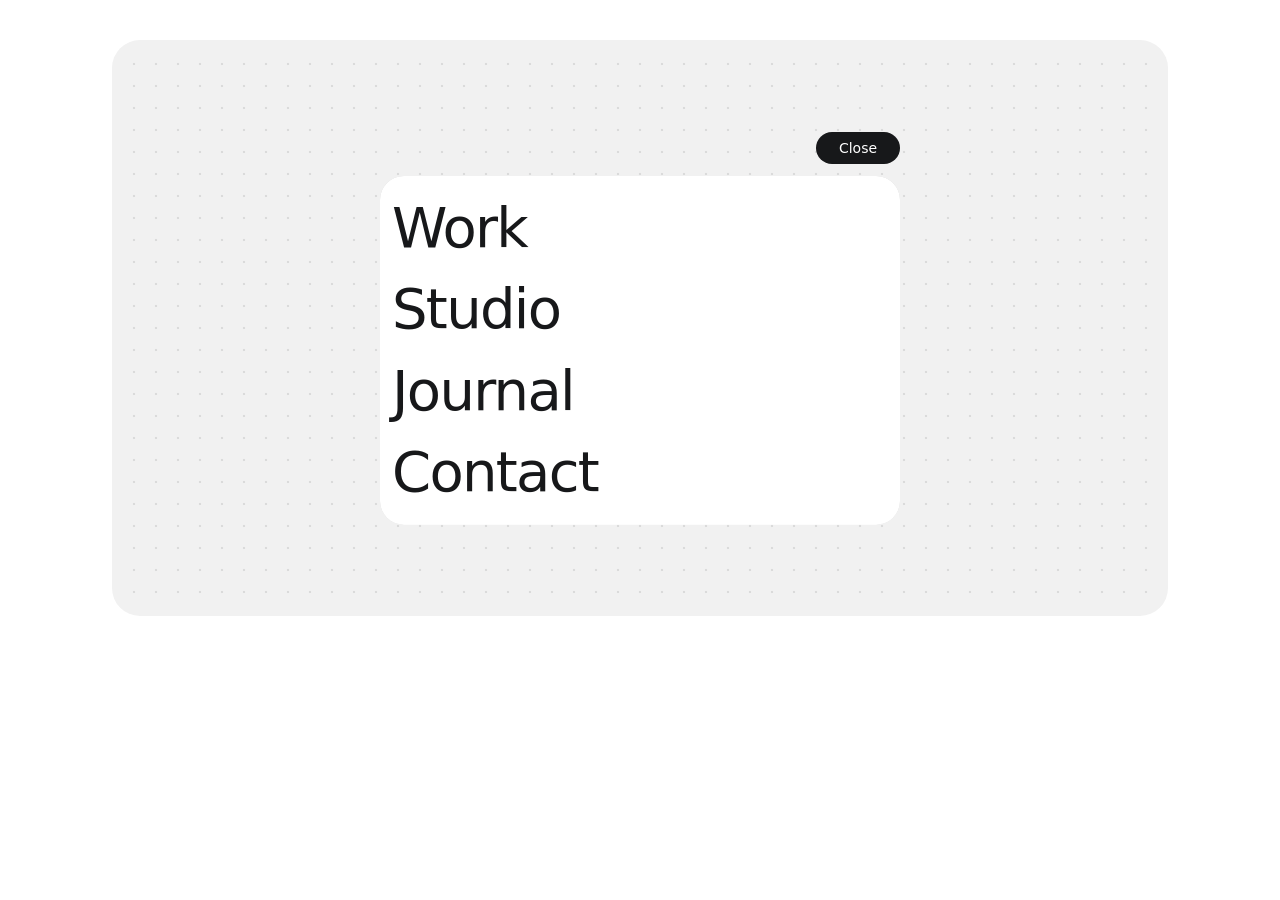
<file: effects/annotated-menu/index.html>
<!doctype html>
<!--
  Annotated Menu. Open this file directly; it needs no server and no network.
  Files: effect.js (the effect), effect.css (its styles).
-->
<html lang="en">
<head>
<meta charset="utf-8">
<meta name="viewport" content="width=device-width,initial-scale=1">
<title>Annotated Menu</title>
<link rel="stylesheet" href="effect.css">
<style>
  html, body { margin: 0; background: #fff; }
  #stage { max-width: 1056px; height: clamp(460px, 64vh, 620px); margin: 40px auto; }
  @media (max-width: 1120px) { #stage { margin: 40px 32px; } }
  @media (max-width: 760px) { #stage { margin: 28px 16px; height: min(540px, 72vh); border-radius: 24px; } }
</style>
</head>
<body>
<div id="stage" aria-label="Annotated Menu"></div>
<script src="effect.js"></script>
<script>
  const effect = mountAnnotatedMenu(document.getElementById('stage'));
</script>
</body>
</html>
</file>
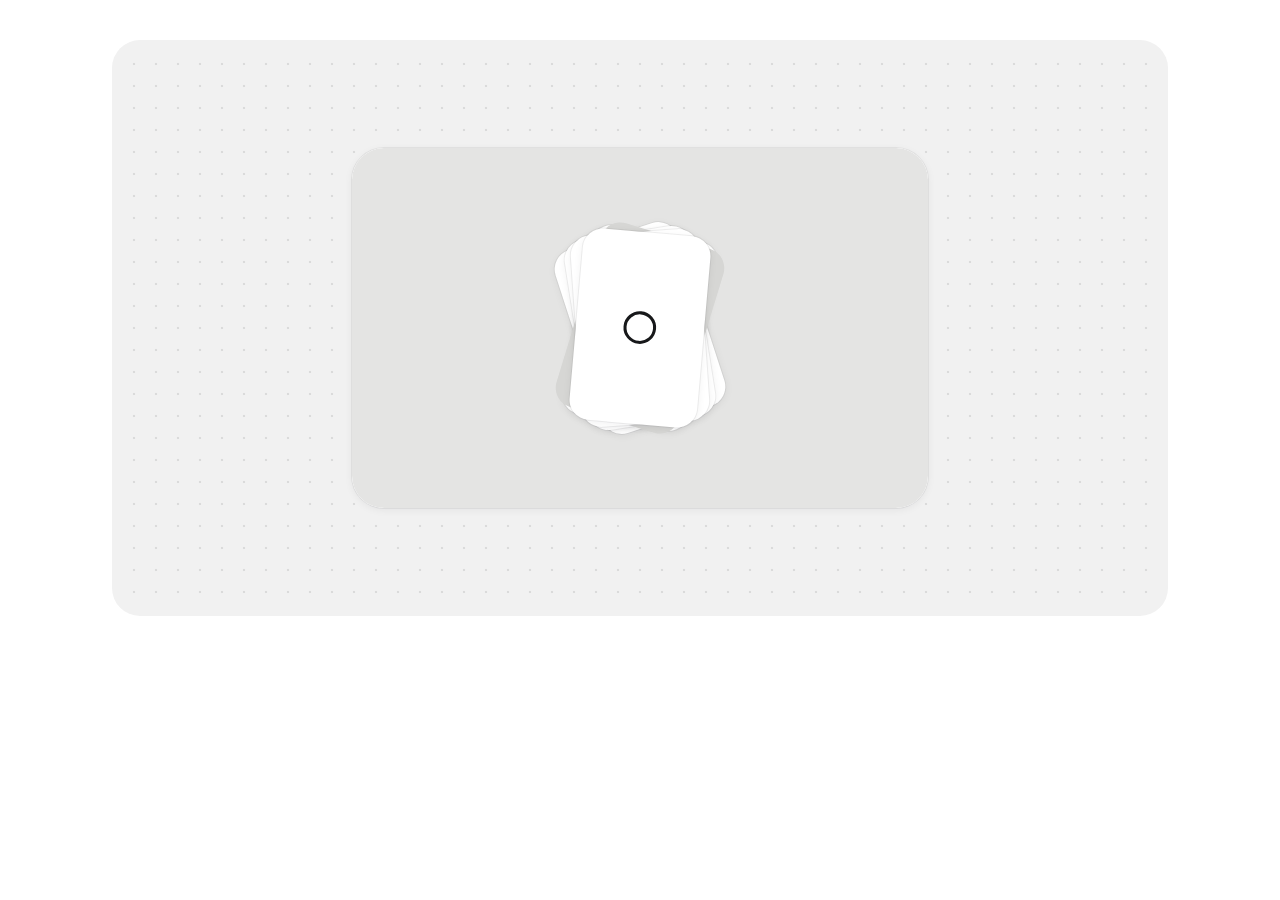
<file: effects/card-fan-intro/index.html>
<!doctype html>
<!--
  Card Fan Intro. Open this file directly; it needs no server and no network.
  Files: effect.js (the effect), effect.css (its styles).
-->
<html lang="en">
<head>
<meta charset="utf-8">
<meta name="viewport" content="width=device-width,initial-scale=1">
<title>Card Fan Intro</title>
<link rel="stylesheet" href="effect.css">
<style>
  html, body { margin: 0; background: #fff; }
  #stage { max-width: 1056px; height: clamp(460px, 64vh, 620px); margin: 40px auto; }
  @media (max-width: 1120px) { #stage { margin: 40px 32px; } }
  @media (max-width: 760px) { #stage { margin: 28px 16px; height: min(540px, 72vh); border-radius: 24px; } }
</style>
</head>
<body>
<div id="stage" aria-label="Card Fan Intro"></div>
<script src="effect.js"></script>
<script>
  const effect = mountCardFanIntro(document.getElementById('stage'));
</script>
</body>
</html>
</file>
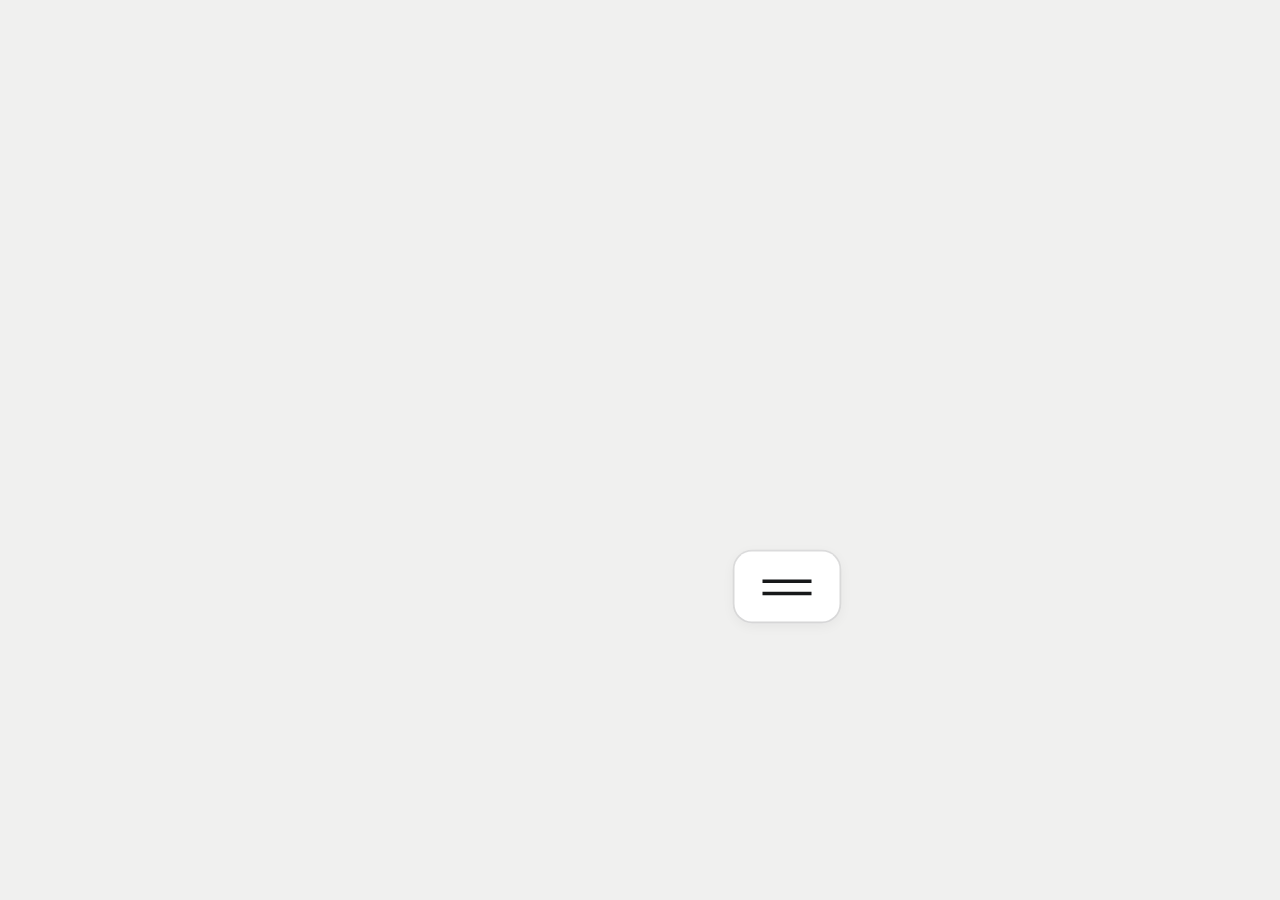
<file: effects/corner-expanding-menu/index.html>
<!doctype html>
<html lang="en">
  <head>
    <meta charset="utf-8" />
    <meta name="viewport" content="width=device-width,initial-scale=1" />
    <title>Corner Expanding Menu</title>
    <link rel="stylesheet" href="effect.css" />
    <style>
      /* Demo host styling. Replace this layout and use your own content. */
      body {
        margin: 0;
        background: #f0f0ef;
        font:
          14px/1.5 system-ui,
          sans-serif;
      }
      main.example {
        min-height: 100svh;
        --font: system-ui, sans-serif;
        --ink: #17181a;
        --object: #fff;
        --shadow: 0 0 0 1px rgb(23 24 26 / 6%);
      }
      .example {
        display: grid;
        place-items: center;
        container-type: inline-size;
      }
      .example * {
        box-sizing: border-box;
      }
      .menu-scene {
        position: relative;
        width: 272px;
        height: 240px;
        transform: scale(1.75);
        transform-origin: center;
      }
      @container (max-width:600px) {
        .example .fill-scene {
          transform: scale(1.9);
        }
        .example .menu-scene {
          transform: scale(1.5);
        }
      }
      @container (max-width:380px) {
        .example .fill-scene {
          transform: scale(1.65);
        }
        .example .menu-scene {
          transform: scale(1.1);
        }
      }
    </style>
  </head>
  <body>
    <main class="example" lang="en">
      <div class="menu-scene">
        <div data-effect>
          <nav aria-label="Example navigation">
            <a href="#works">Selected work</a><a href="#about">About us</a><a href="#contact">Let’s talk ↗</a>
          </nav>
        </div>
      </div>
    </main>
    <script src="effect.js"></script>
    <script>
      // Replace the labels and link destinations with your own content.
      const motionOptions = /* EA_OPTIONS_START */ {
        width: 228,
        speed: 1,
        anchor: "right",
        accent: "#4559ff",
        surface: "#fff",
        ink: "#17181a",
        inset: 22,
        openLabel: "Open menu",
        closeLabel: "Close menu",
      }; /* EA_OPTIONS_END */
      const instances = [...document.querySelectorAll("[data-effect]")].map((host) =>
        mountCornerMenu(host, motionOptions),
      );
      // Use instance.update(options) to change parameters, then destroy() before removing it.
      window.addEventListener("pagehide", (event) => {
        if (!event.persisted) instances.forEach((instance) => instance.destroy());
      });
    </script>
  </body>
</html>
</file>
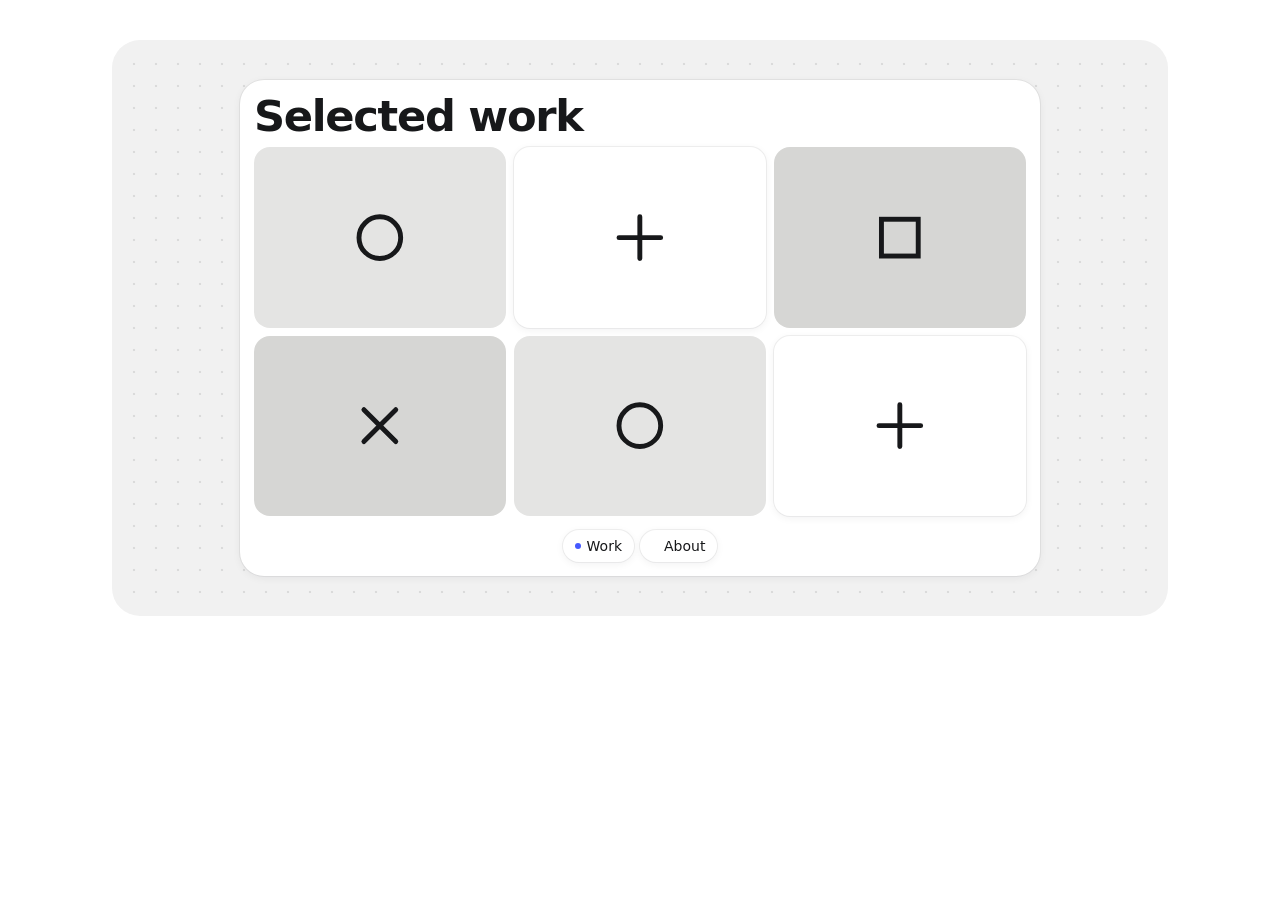
<file: effects/crop-line-page-transition/index.html>
<!doctype html>
<!--
  Crop-Line Page Transition. Open this file directly; it needs no server and no network.
  Files: effect.js (the effect), effect.css (its styles).
-->
<html lang="en">
<head>
<meta charset="utf-8">
<meta name="viewport" content="width=device-width,initial-scale=1">
<title>Crop-Line Page Transition</title>
<link rel="stylesheet" href="effect.css">
<style>
  html, body { margin: 0; background: #fff; }
  #stage { max-width: 1056px; height: clamp(460px, 64vh, 620px); margin: 40px auto; }
  @media (max-width: 1120px) { #stage { margin: 40px 32px; } }
  @media (max-width: 760px) { #stage { margin: 28px 16px; height: min(540px, 72vh); border-radius: 24px; } }
</style>
</head>
<body>
<div id="stage" aria-label="Crop-Line Page Transition"></div>
<script src="effect.js"></script>
<script>
  const effect = mountCropLinePageTransition(document.getElementById('stage'));
</script>
</body>
</html>
</file>
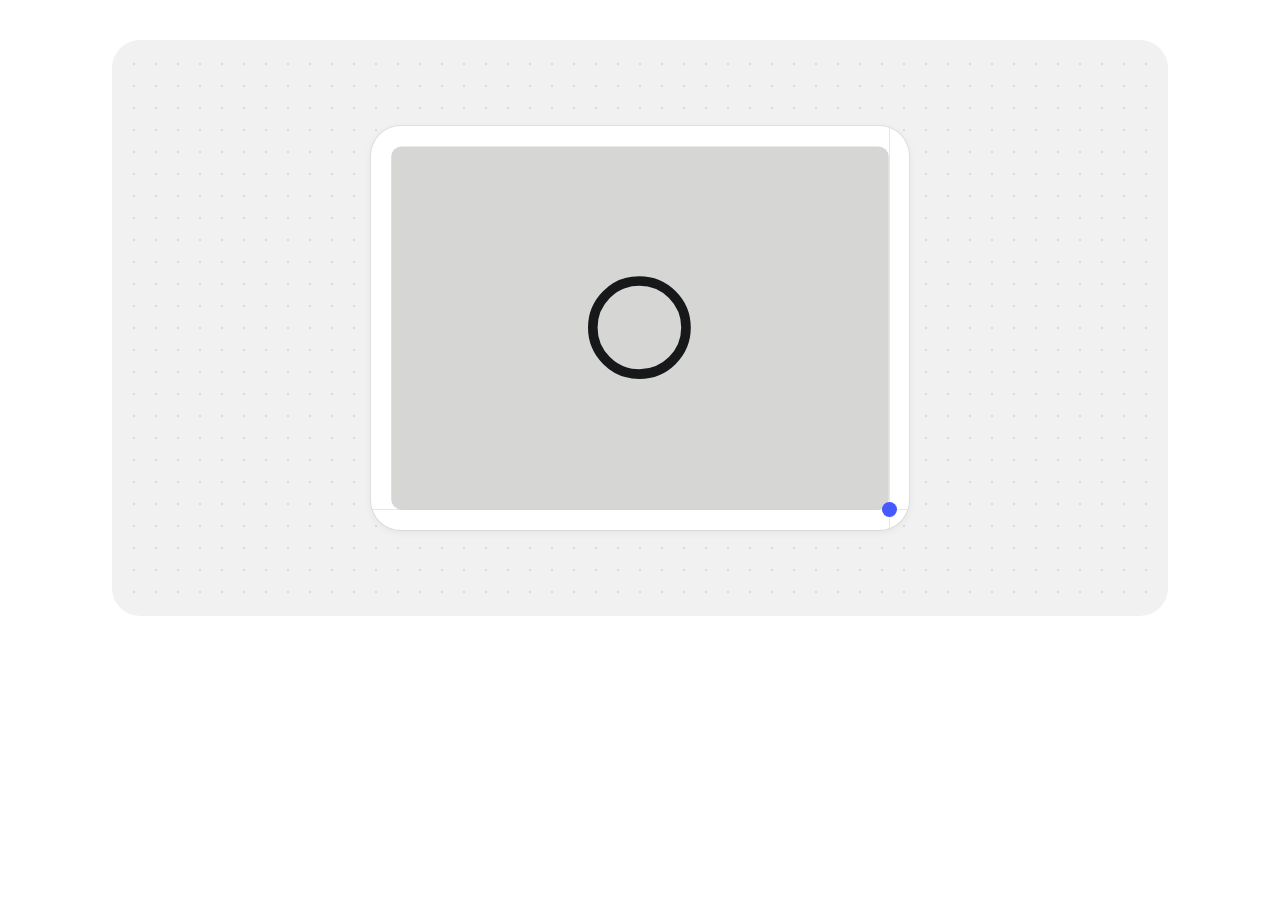
<file: effects/crosshair-image-reveal/index.html>
<!doctype html>
<!--
  Crosshair Image Reveal. Open this file directly; it needs no server and no network.
  Files: effect.js (the effect), effect.css (its styles).
-->
<html lang="en">
<head>
<meta charset="utf-8">
<meta name="viewport" content="width=device-width,initial-scale=1">
<title>Crosshair Image Reveal</title>
<link rel="stylesheet" href="effect.css">
<style>
  html, body { margin: 0; background: #fff; }
  #stage { max-width: 1056px; height: clamp(460px, 64vh, 620px); margin: 40px auto; }
  @media (max-width: 1120px) { #stage { margin: 40px 32px; } }
  @media (max-width: 760px) { #stage { margin: 28px 16px; height: min(540px, 72vh); border-radius: 24px; } }
</style>
</head>
<body>
<div id="stage" aria-label="Crosshair Image Reveal"></div>
<script src="effect.js"></script>
<script>
  const effect = mountCrosshairImageReveal(document.getElementById('stage'));
</script>
</body>
</html>
</file>
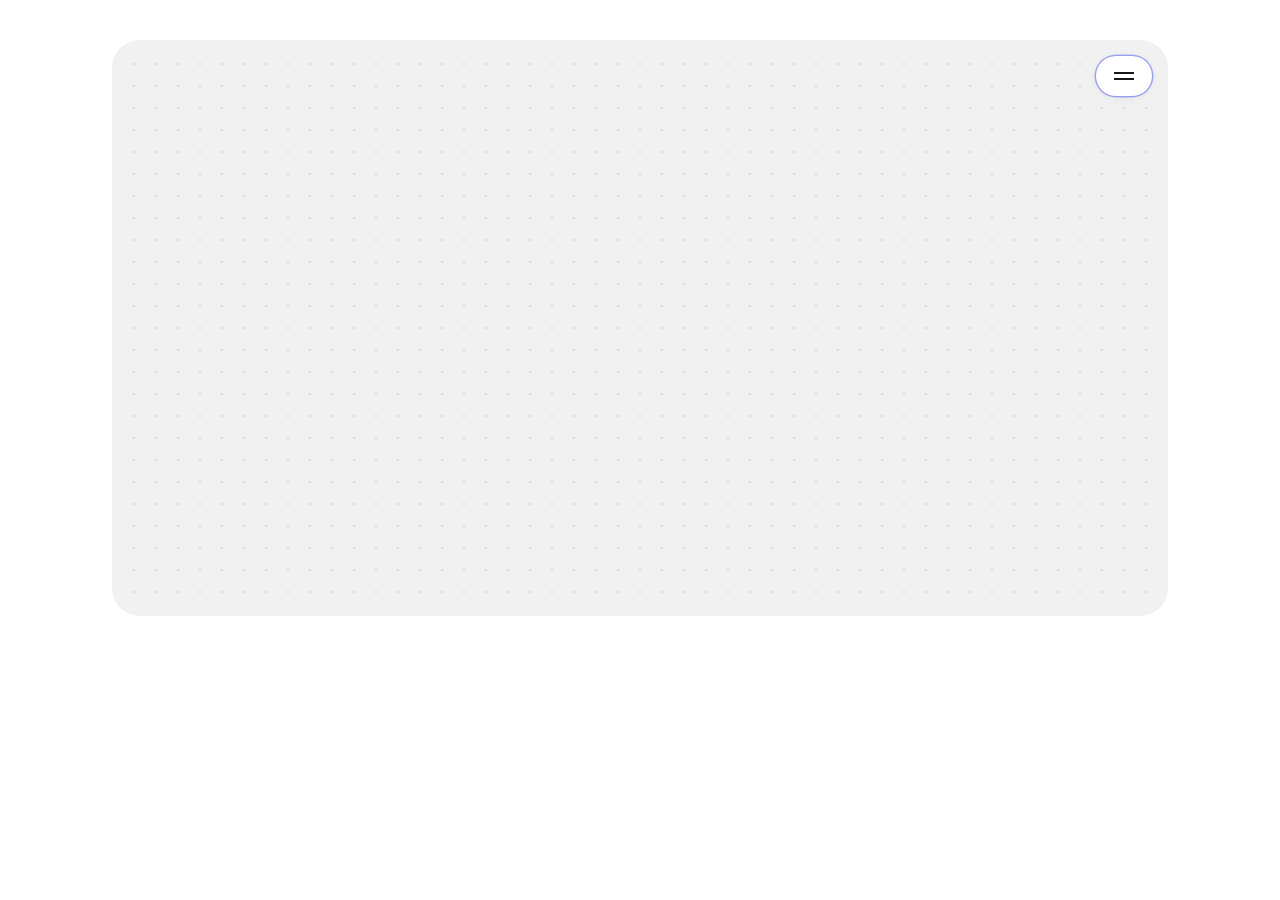
<file: effects/curtain-menu/index.html>
<!doctype html>
<!--
  Curtain Menu. Open this file directly; it needs no server and no network.
  Files: effect.js (the effect), effect.css (its styles).
-->
<html lang="en">
<head>
<meta charset="utf-8">
<meta name="viewport" content="width=device-width,initial-scale=1">
<title>Curtain Menu</title>
<link rel="stylesheet" href="effect.css">
<style>
  html, body { margin: 0; background: #fff; }
  #stage { max-width: 1056px; height: clamp(460px, 64vh, 620px); margin: 40px auto; }
  @media (max-width: 1120px) { #stage { margin: 40px 32px; } }
  @media (max-width: 760px) { #stage { margin: 28px 16px; height: min(540px, 72vh); border-radius: 24px; } }
</style>
</head>
<body>
<div id="stage" aria-label="Curtain Menu"></div>
<script src="effect.js"></script>
<script>
  const effect = mountCurtainMenu(document.getElementById('stage'));
</script>
</body>
</html>
</file>
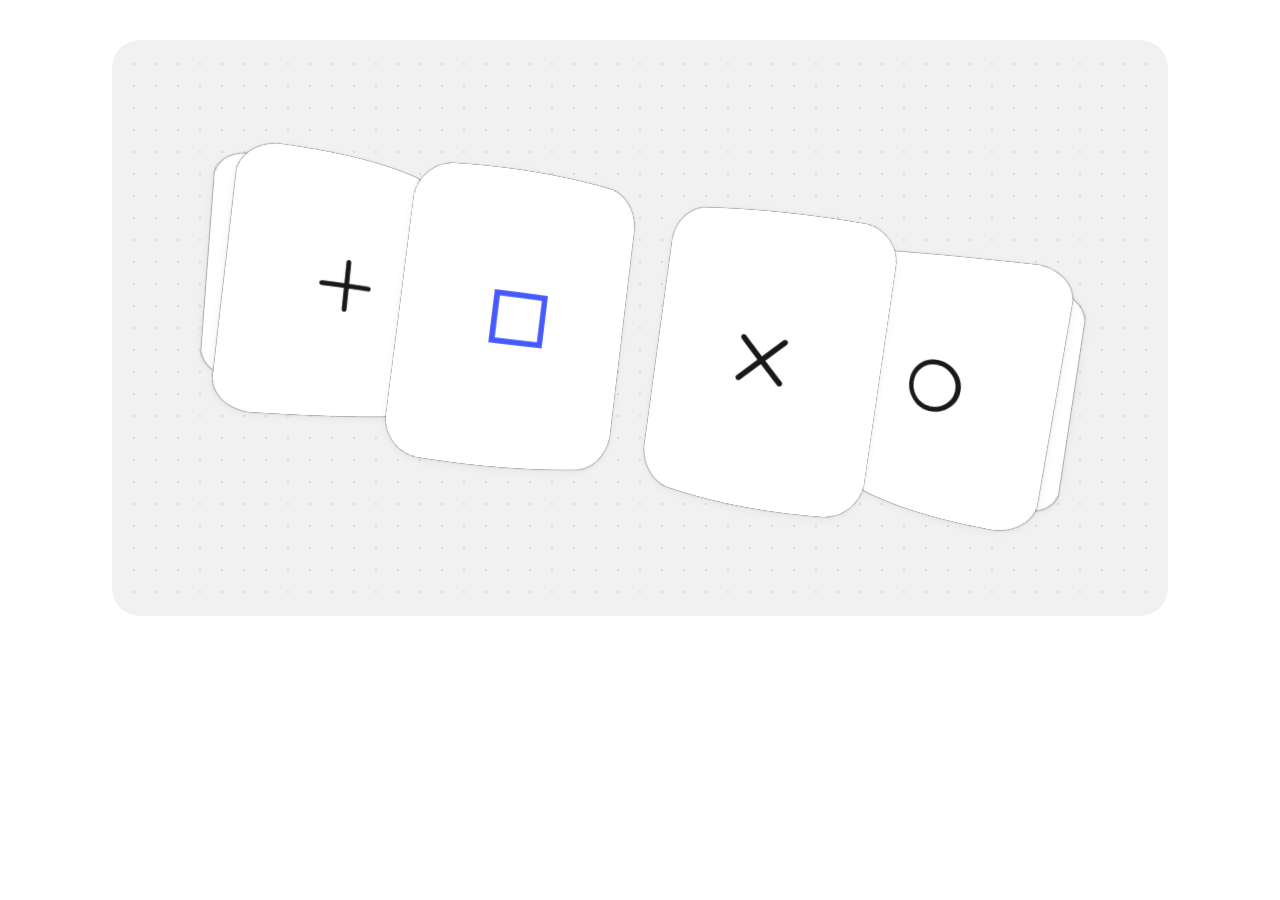
<file: effects/curved-gallery/index.html>
<!doctype html>
<!--
  Curved Gallery. Open this file directly; it needs no server and no network.
  Files: effect.js (the effect), effect.css (its styles), three.min.js.
  three.min.js: three.js r128, MIT License, Copyright 2010-2021 Three.js Authors (three.LICENSE.txt)
-->
<html lang="en">
<head>
<meta charset="utf-8">
<meta name="viewport" content="width=device-width,initial-scale=1">
<title>Curved Gallery</title>
<link rel="stylesheet" href="effect.css">
<style>
  html, body { margin: 0; background: #fff; }
  #stage { max-width: 1056px; height: clamp(460px, 64vh, 620px); margin: 40px auto; }
  @media (max-width: 1120px) { #stage { margin: 40px 32px; } }
  @media (max-width: 760px) { #stage { margin: 28px 16px; height: min(540px, 72vh); border-radius: 24px; } }
</style>
</head>
<body>
<div id="stage" aria-label="Curved Gallery"></div>
<script src="three.min.js"></script>
<script src="effect.js"></script>
<script>
  const effect = mountCurvedGallery(document.getElementById('stage'));
</script>
</body>
</html>
</file>
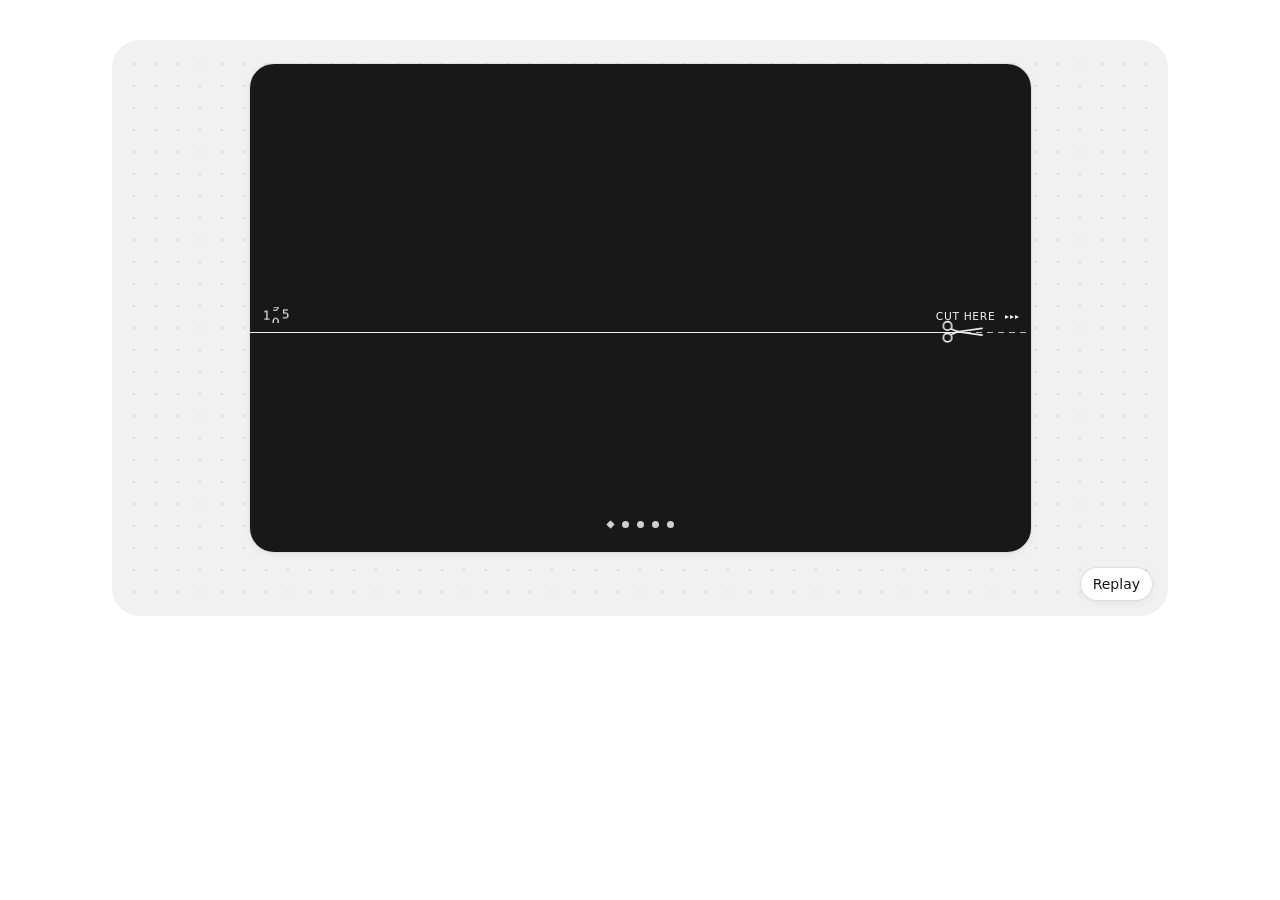
<file: effects/cut-line-preloader/index.html>
<!doctype html>
<!--
  Cut-Line Preloader. Open this file directly; it needs no server and no network.
  Files: effect.js (the effect), effect.css (its styles).
-->
<html lang="en">
<head>
<meta charset="utf-8">
<meta name="viewport" content="width=device-width,initial-scale=1">
<title>Cut-Line Preloader</title>
<link rel="stylesheet" href="effect.css">
<style>
  html, body { margin: 0; background: #fff; }
  #stage { max-width: 1056px; height: clamp(460px, 64vh, 620px); margin: 40px auto; }
  @media (max-width: 1120px) { #stage { margin: 40px 32px; } }
  @media (max-width: 760px) { #stage { margin: 28px 16px; height: min(540px, 72vh); border-radius: 24px; } }
</style>
</head>
<body>
<div id="stage" aria-label="Cut-Line Preloader"></div>
<script src="effect.js"></script>
<script>
  const effect = mountCutLinePreloader(document.getElementById('stage'));
</script>
</body>
</html>
</file>
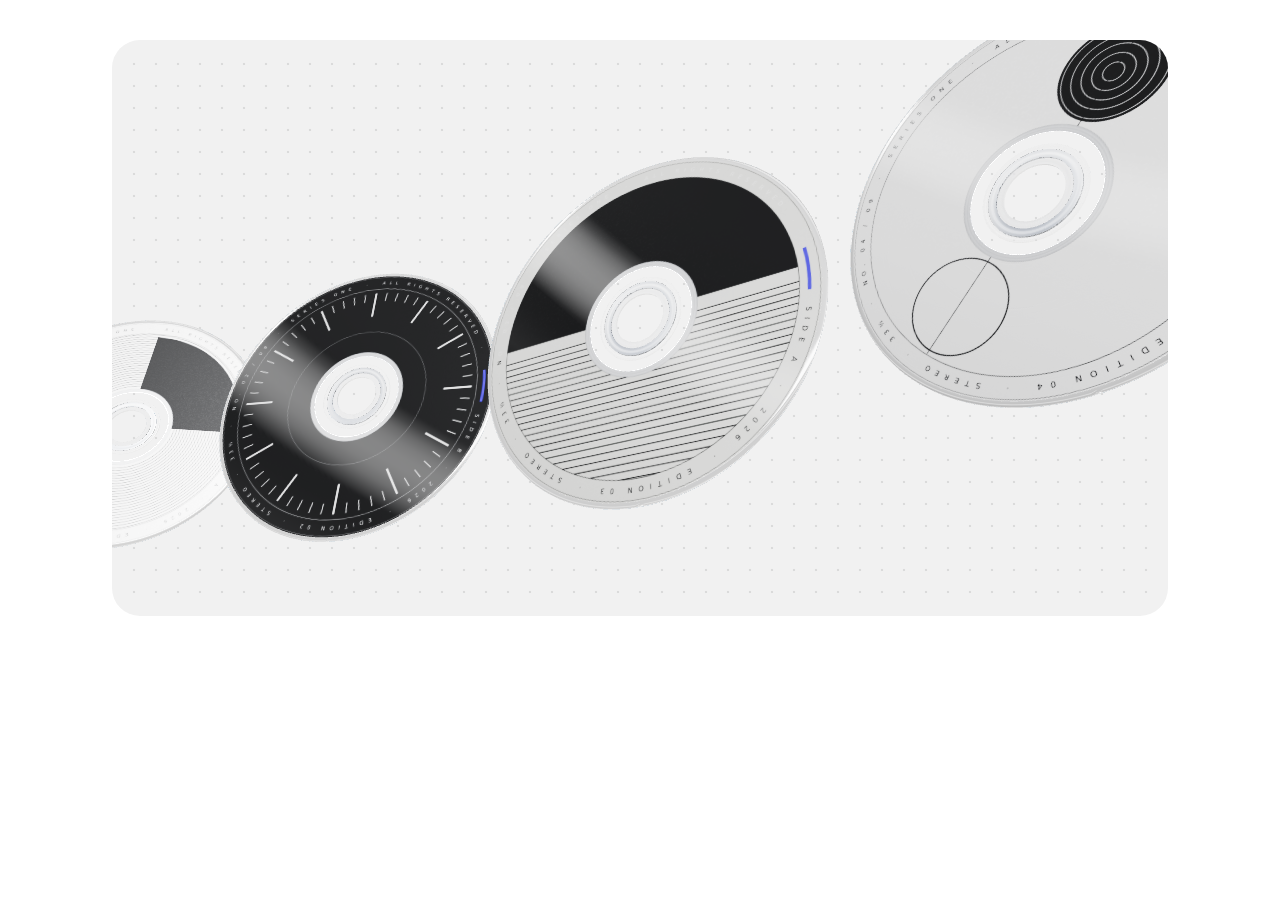
<file: effects/disc-carousel/index.html>
<!doctype html>
<!--
  Disc Carousel. Open this file directly; it needs no server and no network.
  Files: effect.js (the effect), effect.css (its styles), three.min.js.
  three.min.js: three.js r128, MIT License, Copyright 2010-2021 Three.js Authors (three.LICENSE.txt)
-->
<html lang="en">
<head>
<meta charset="utf-8">
<meta name="viewport" content="width=device-width,initial-scale=1">
<title>Disc Carousel</title>
<link rel="stylesheet" href="effect.css">
<style>
  html, body { margin: 0; background: #fff; }
  #stage { max-width: 1056px; height: clamp(460px, 64vh, 620px); margin: 40px auto; }
  @media (max-width: 1120px) { #stage { margin: 40px 32px; } }
  @media (max-width: 760px) { #stage { margin: 28px 16px; height: min(540px, 72vh); border-radius: 24px; } }
</style>
</head>
<body>
<div id="stage" aria-label="Disc Carousel"></div>
<script src="three.min.js"></script>
<script src="effect.js"></script>
<script>
  const effect = mountDiscCarousel(document.getElementById('stage'));
</script>
</body>
</html>
</file>
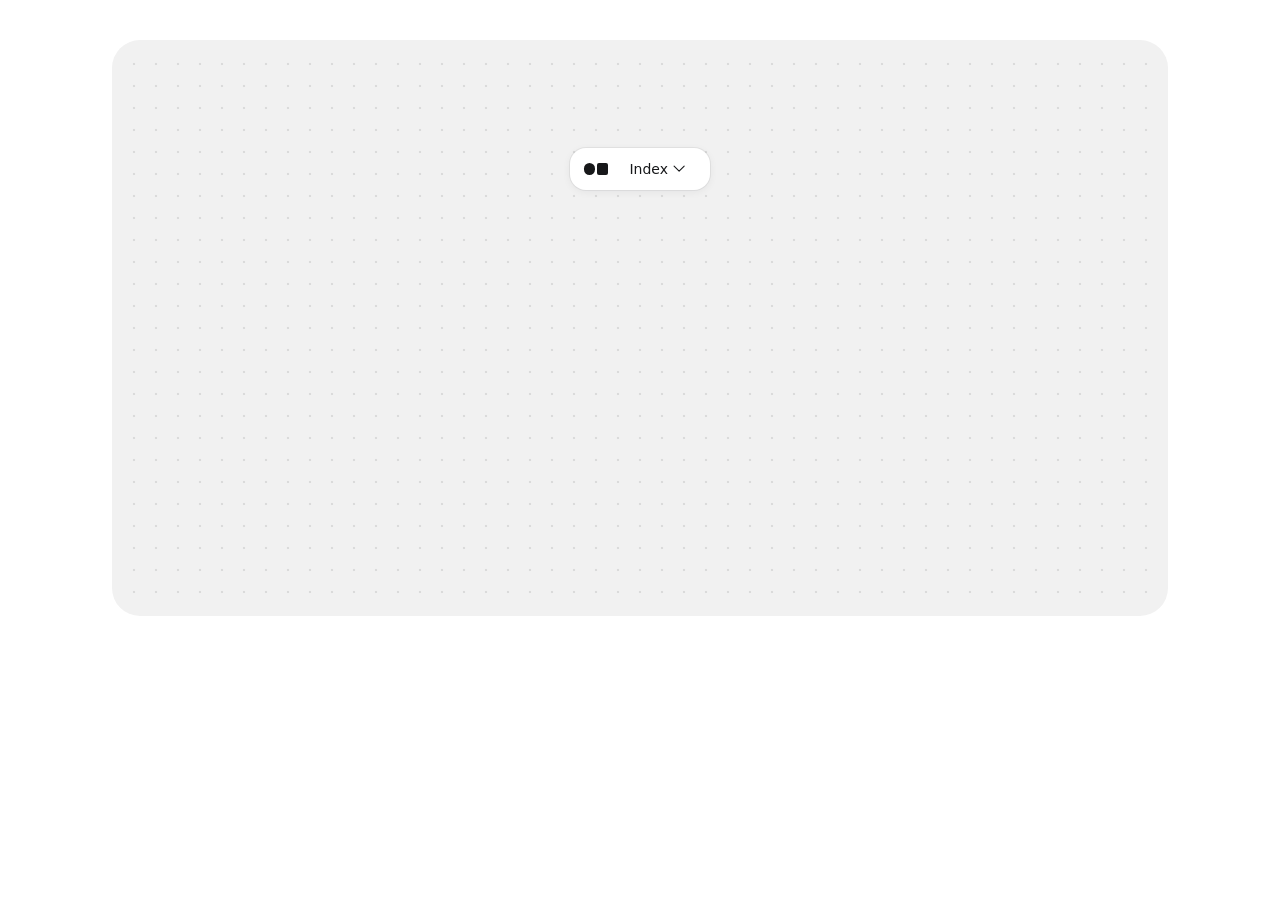
<file: effects/dock-menu-dropdown/index.html>
<!doctype html>
<!--
  Dock Menu Dropdown. Open this file directly; it needs no server and no network.
  Files: effect.js (the effect), effect.css (its styles).
-->
<html lang="en">
<head>
<meta charset="utf-8">
<meta name="viewport" content="width=device-width,initial-scale=1">
<title>Dock Menu Dropdown</title>
<link rel="stylesheet" href="effect.css">
<style>
  html, body { margin: 0; background: #fff; }
  #stage { max-width: 1056px; height: clamp(460px, 64vh, 620px); margin: 40px auto; }
  @media (max-width: 1120px) { #stage { margin: 40px 32px; } }
  @media (max-width: 760px) { #stage { margin: 28px 16px; height: min(540px, 72vh); border-radius: 24px; } }
</style>
</head>
<body>
<div id="stage" aria-label="Dock Menu Dropdown"></div>
<script src="effect.js"></script>
<script>
  const effect = mountDockMenuDropdown(document.getElementById('stage'));
</script>
</body>
</html>
</file>
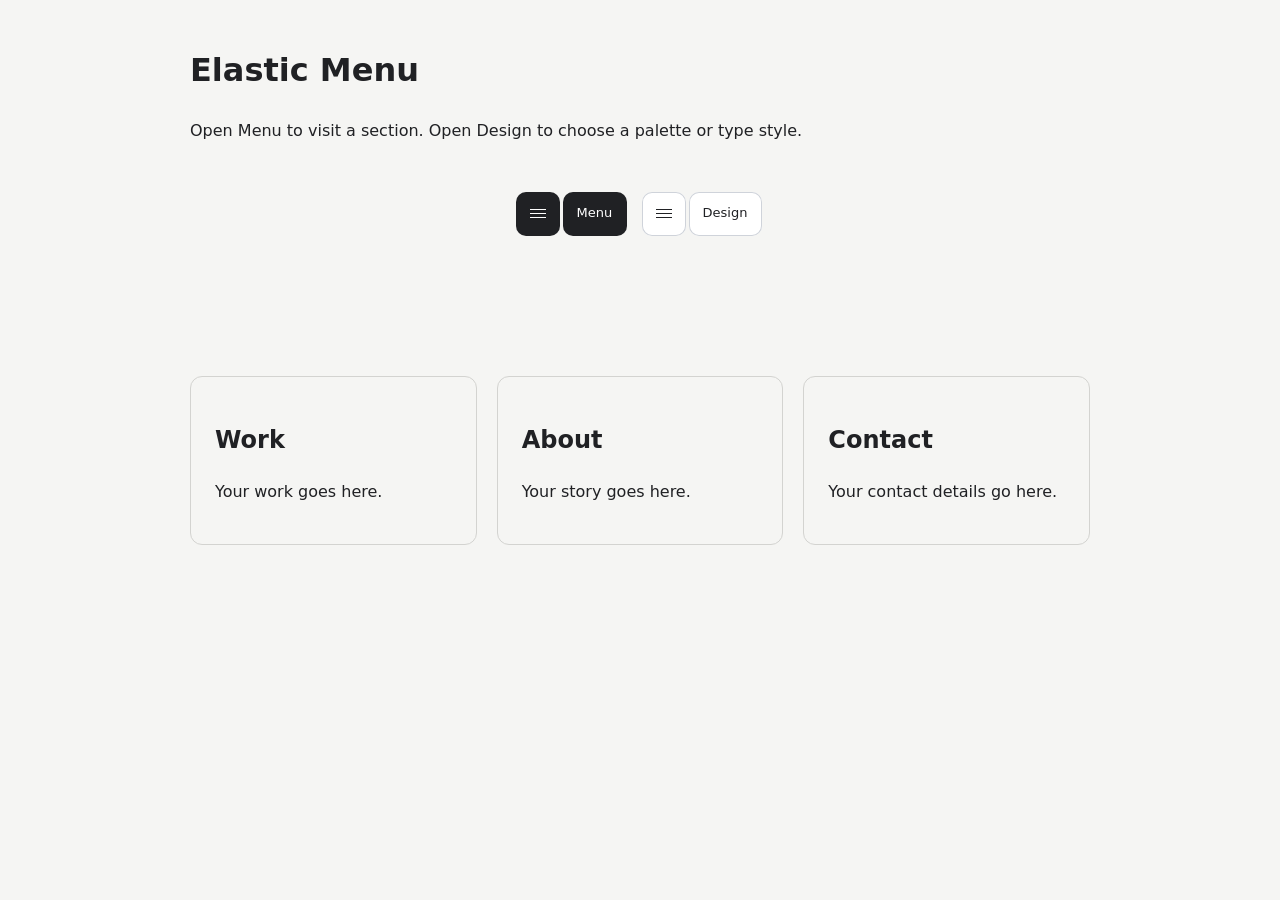
<file: effects/expanding-dock/index.html>
<!doctype html>
<html lang="en">
  <head>
    <meta charset="utf-8" />
    <meta name="viewport" content="width=device-width,initial-scale=1" />
    <title>Elastic Menu</title>
    <link rel="stylesheet" href="effect.css" />
    <style>
      /* Host styling: replace the layout, colours and shapes here. */
      body {
        margin: 0;
        padding: 24px;
        color: #202124;
        background: #f5f5f3;
        font:
          16px/1.6 system-ui,
          sans-serif;
      }
      main {
        max-width: 900px;
        margin: auto;
      }
      #component {
        padding-block: 32px 140px;
        --dock-ink: #202124;
        --dock-paper: #fff;
        --dock-accent: #4559ff;
        --dock-radius: 10px;
        --dock-options-radius: 16px;
        --dock-option-radius: 24px;
      }
      .projects {
        display: grid;
        grid-template-columns: repeat(auto-fit, minmax(180px, 1fr));
        gap: 20px;
      }
      .project {
        padding: 24px;
        border: 1px solid #d3d3d0;
        border-radius: 12px;
      }
      .project[hidden] {
        display: none;
      }
      .project:target {
        outline: 2px solid #4559ff;
        outline-offset: 4px;
      }
    </style>
  </head>
  <body>
    <main>
      <h1>Elastic Menu</h1>
      <p>Open Menu to visit a section. Open Design to choose a palette or type style.</p>
      <div id="component"></div>
      <!-- Your content and real destinations. The dock only renders the action controls. -->
      <div class="projects">
        <section class="project" id="work" data-category="design">
          <h2>Work</h2>
          <p>Your work goes here.</p>
        </section>
        <section class="project" id="about" data-category="studio">
          <h2>About</h2>
          <p>Your story goes here.</p>
        </section>
        <section class="project" id="contact" data-category="studio">
          <h2>Contact</h2>
          <p>Your contact details go here.</p>
        </section>
      </div>
    </main>
    <script src="effect.js"></script>
    <script>
      // Edit groups, labels, links and options without changing the animation implementation.
      const motionOptions = /* EA_OPTIONS_START */ { duration: 0.6, stagger: 0.3 }; /* EA_OPTIONS_END */
      const component = document.querySelector("#component");
      const dock = mountExpandingDock(document.querySelector("#component"), {
        placement: "inline",
        motion: "auto",
        ...motionOptions,
        groups: [
          {
            id: "navigation",
            label: "Menu",
            items: [
              { id: "work", label: "Work", href: "#work" },
              { id: "about", label: "About", href: "#about" },
              { id: "contact", label: "Contact", href: "#contact" },
            ],
          },
          {
            id: "design",
            label: "Design",
            tone: "light",
            closeOnActivate: false,
            items: [
              {
                id: "palette",
                label: "Palette",
                options: [
                  { id: "ink", label: "Ink" },
                  { id: "blue", label: "Blue" },
                ],
              },
              {
                id: "type",
                label: "Type",
                options: [
                  { id: "sans", label: "Sans" },
                  { id: "serif", label: "Serif" },
                ],
              },
            ],
          },
        ],
        onAction({ id }) {
          dock.setActive(id);
        },
        onValueChange({ values }) {
          component.style.setProperty("--dock-ink", values.palette === "blue" ? "#4559ff" : "#202124");
          component.style.fontFamily = values.type === "serif" ? "Georgia,serif" : "system-ui,sans-serif";
          dock.refresh();
        },
      });
      // Layout: placement can be inline, container (inside a positioned host), or fixed.
      // Shape: --dock-radius:0px gives square corners; 999px gives pills.
      // Size: --dock-unit:44px sets the button height; --dock-gap sets group spacing.
      // Motion: updateOptions({duration:.6,stagger:.3}); CSS edits: refresh().
      // State: open('navigation'), close(), toggle('design'), setValues({palette:'blue'}).
      // onValueChange applies your own design settings; onOpenChange reports open/closed state.
      // setActive('work') marks a link; getState() reads state; destroy() releases the instance.
      // effect.js includes GSAP 3.12.5 with its license notice and reuses an existing window.gsap.
    </script>
  </body>
</html>
</file>
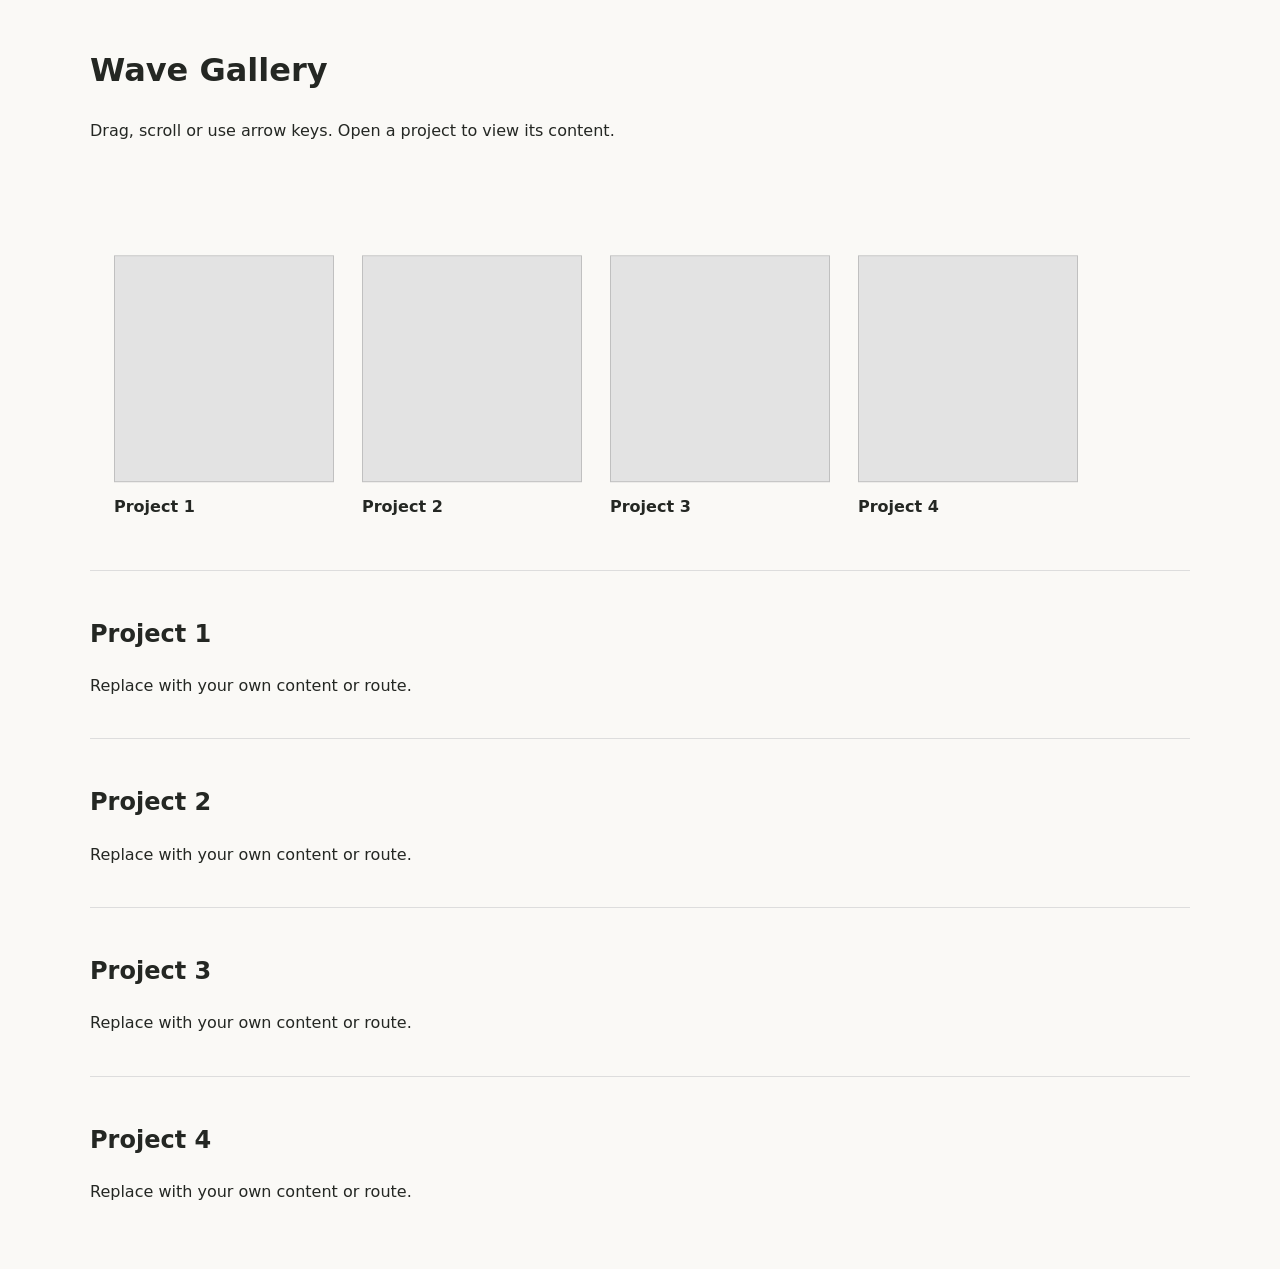
<file: effects/exploration-gallery/index.html>
<!doctype html>
<html lang="en">
  <head>
    <meta charset="utf-8" />
    <meta name="viewport" content="width=device-width,initial-scale=1" />
    <title>Wave Gallery</title>
    <link rel="stylesheet" href="effect.css" />
    <style>
      /* Host styling: replace this with your own layout, type and colours. */
      body {
        margin: 0;
        padding: 24px;
        background: #faf9f6;
        color: #242723;
        font:
          16px/1.6 system-ui,
          sans-serif;
      }
      main {
        max-width: 1100px;
        margin: auto;
      }
      #component {
        height: 410px;
        --ea-eg-radius: 0px;
        --ea-eg-accent: #376c4d;
      }
      #component img {
        background: #e1e4de;
      }
      #component h2 {
        font-size: 16px;
        margin: 12px 0 0;
      }
      .card {
        color: inherit;
        text-decoration: none;
      }
      .details {
        padding-block: 24px;
        border-top: 1px solid #ddd;
      }
    </style>
  </head>
  <body>
    <main>
      <h1>Wave Gallery</h1>
      <p>Drag, scroll or use arrow keys. Open a project to view its content.</p>
      <!-- Keep data-id unique. Replace these nodes with your own content and real links. Images have no src until you provide your own URL and alt text. -->
      <div id="component">
        <a class="card" data-id="one" data-title="Project 1" href="#project-one"
          ><img alt="" />
          <h2>Project 1</h2></a
        >
        <a class="card" data-id="two" data-title="Project 2" href="#project-two"
          ><img alt="" />
          <h2>Project 2</h2></a
        >
        <a class="card" data-id="three" data-title="Project 3" href="#project-three"
          ><img alt="" />
          <h2>Project 3</h2></a
        >
        <a class="card" data-id="four" data-title="Project 4" href="#project-four"
          ><img alt="" />
          <h2>Project 4</h2></a
        >
      </div>
      <section class="details" id="project-one">
        <h2>Project 1</h2>
        <p>Replace with your own content or route.</p>
      </section>
      <section class="details" id="project-two">
        <h2>Project 2</h2>
        <p>Replace with your own content or route.</p>
      </section>
      <section class="details" id="project-three">
        <h2>Project 3</h2>
        <p>Replace with your own content or route.</p>
      </section>
      <section class="details" id="project-four">
        <h2>Project 4</h2>
        <p>Replace with your own content or route.</p>
      </section>
    </main>
    <script src="effect.js"></script>
    <script>
      // Motion options from the website. Edit freely or keep the defaults.
      const motionOptions = /* EA_OPTIONS_START */ {
        bend: 1,
        chroma: 1,
        highlightColor: "#4559FF",
      }; /* EA_OPTIONS_END */
      const effect = mountExplorationGallery(document.querySelector("#component"), {
        width: 220,
        height: 260,
        gap: 28,
        padding: 24,
        captionHeight: 64,
        fit: "cover",
        colour: "focus",
        inertia: 1,
        motion: "auto",
        ...motionOptions,
      });
      // highlightColor changes the glow and colour split, e.g. updateOptions({highlightColor:"#FF5AA5"}).
      // Content and real links live in HTML; colours and shapes live in the CSS above.
      // Square: ratio:1. Circle: ratio:1 and --ea-eg-radius:50%.
      // Rectangles are the default. Radius:0px keeps square corners; 28px gives rounded corners.
      // updateOptions({...}) changes settings; refresh() remeasures after CSS edits.
      // setItems([...existingElements]) changes content while preserving original nodes and their events.
      // focus('two') browses; select('two') confirms a choice; getState() reads independent browsing/selection state.
      // onChange, onSelect and onActivate connect to your application. Ordinary links keep working.
      // destroy() releases listeners, animations and generated elements, then returns your original content.
      // Add your own img src/alt. Same-origin images work directly; cross-origin images need CORS permission.
      // With no image or unavailable WebGL, DOM browsing still works; texture bending and colour split need a loadable image.
      // Use HTTP for WebGL textures; file URLs may restrict local texture access.
    </script>
  </body>
</html>
</file>
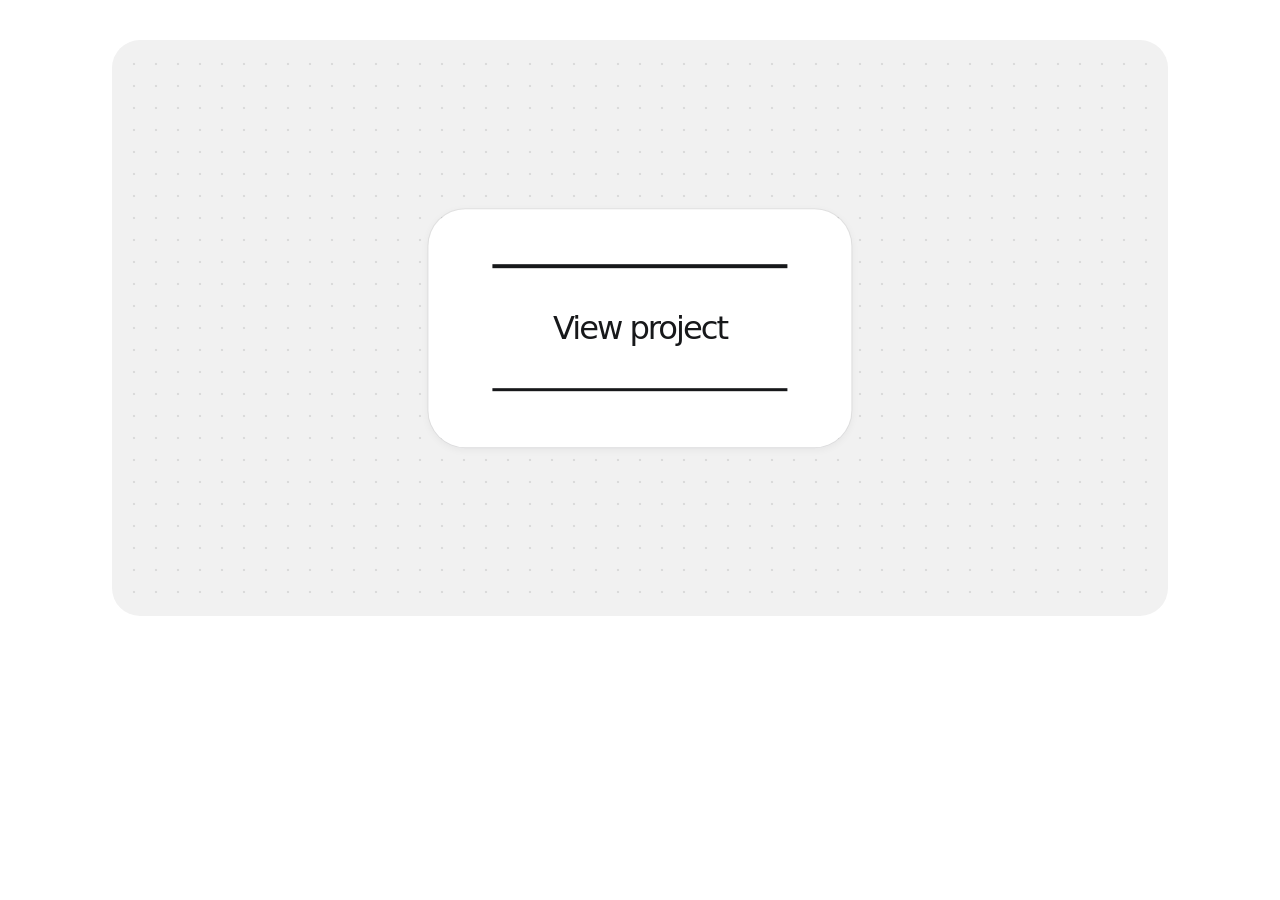
<file: effects/film-jitter-hover/index.html>
<!doctype html>
<!--
  Film Jitter Button. Open this file directly; it needs no server and no network.
  Files: effect.js (the effect), effect.css (its styles).
-->
<html lang="en">
<head>
<meta charset="utf-8">
<meta name="viewport" content="width=device-width,initial-scale=1">
<title>Film Jitter Button</title>
<link rel="stylesheet" href="effect.css">
<style>
  html, body { margin: 0; background: #fff; }
  #stage { max-width: 1056px; height: clamp(460px, 64vh, 620px); margin: 40px auto; }
  @media (max-width: 1120px) { #stage { margin: 40px 32px; } }
  @media (max-width: 760px) { #stage { margin: 28px 16px; height: min(540px, 72vh); border-radius: 24px; } }
</style>
</head>
<body>
<div id="stage" aria-label="Film Jitter Button"></div>
<script src="effect.js"></script>
<script>
  const effect = mountFilmJitterButton(document.getElementById('stage'));
</script>
</body>
</html>
</file>
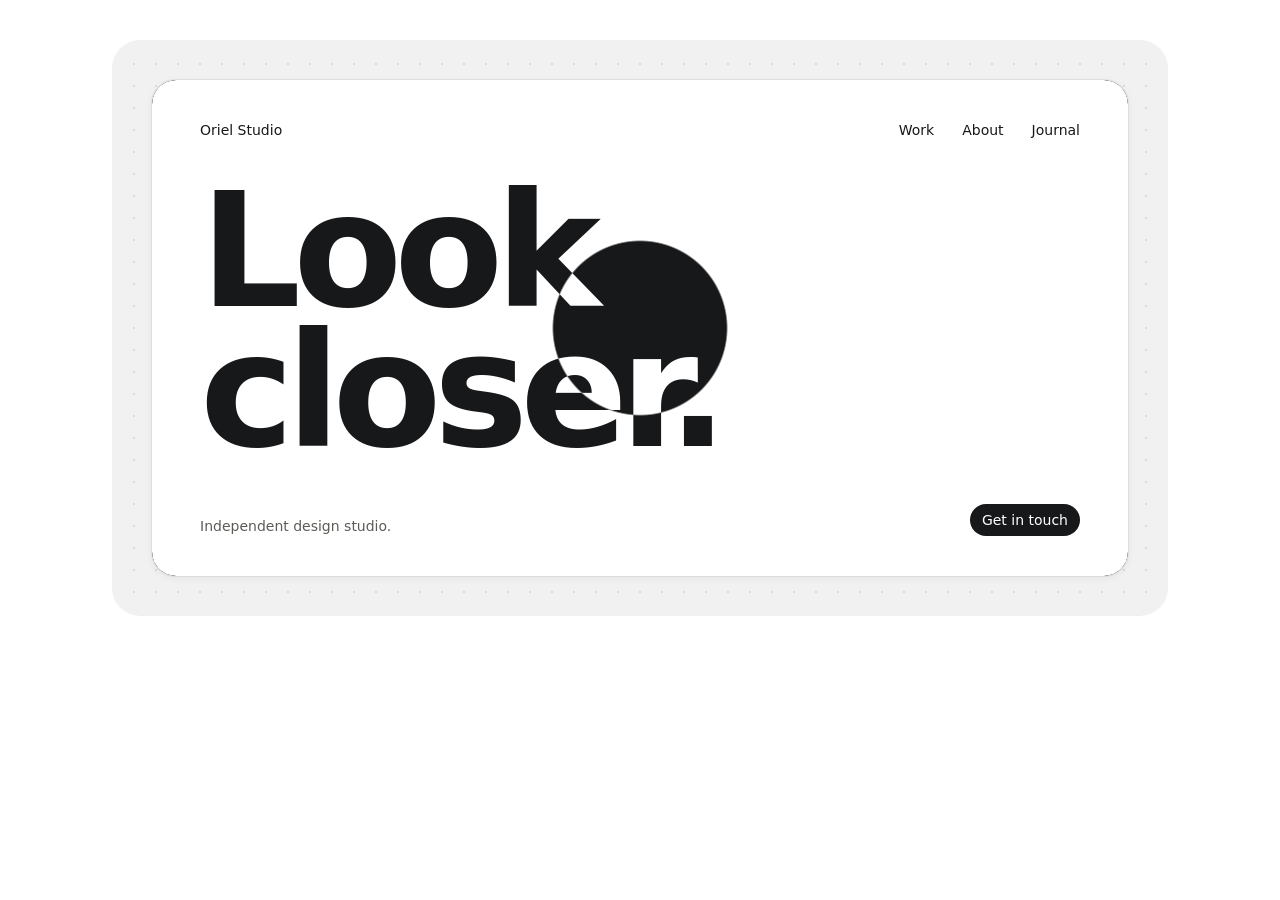
<file: effects/fluid-mask-hero/index.html>
<!doctype html>
<!--
  Fluid Mask Hero. Open this file directly; it needs no server and no network.
  Files: effect.js (the effect), effect.css (its styles).
-->
<html lang="en">
<head>
<meta charset="utf-8">
<meta name="viewport" content="width=device-width,initial-scale=1">
<title>Fluid Mask Hero</title>
<link rel="stylesheet" href="effect.css">
<style>
  html, body { margin: 0; background: #fff; }
  #stage { max-width: 1056px; height: clamp(460px, 64vh, 620px); margin: 40px auto; }
  @media (max-width: 1120px) { #stage { margin: 40px 32px; } }
  @media (max-width: 760px) { #stage { margin: 28px 16px; height: min(540px, 72vh); border-radius: 24px; } }
</style>
</head>
<body>
<div id="stage" aria-label="Fluid Mask Hero"></div>
<script src="effect.js"></script>
<script>
  const effect = mountFluidMaskHero(document.getElementById('stage'));
</script>
</body>
</html>
</file>
<file: effects/annotated-menu/effect.css>
/* Annotated Menu: styles for the effect. mountAnnotatedMenu() adds the .annotated-menu class to your element; give that element a size. */
.annotated-menu {
  --accent: var(--fx-accent);
  --ck-max: 336px;
  --ck-text: 14px;
  --fx-accent: #4559ff;
  --fx-font: system-ui, -apple-system, "Segoe UI", Roboto, "Helvetica Neue", Arial, sans-serif;
  --fx-ink: #17181a;
  --fx-object: #fff;
  --fx-out: cubic-bezier(0.22, 1, 0.36, 1);
  --fx-shadow: 0 0 0 1px rgba(23, 24, 26, 0.06), 0 2px 8px rgba(23, 24, 26, 0.06);
  --fx-wash: rgba(23, 24, 26, 0.06);
  --font: var(--fx-font);
  --ink: var(--fx-ink);
  --object: var(--fx-object);
  --out: var(--fx-out);
  --r-lg: 24px;
  --r-md: 16px;
  --r-pill: 999px;
  --shadow: var(--fx-shadow);
}
.annotated-menu {
  position: relative;
  border-radius: 28px;
  overflow: hidden;
  background: var(--fx-wash);
  isolation: isolate;
  -webkit-user-select: none;
  user-select: none;
  font: 400 var(--ck-text)/20px var(--font);
  color: var(--ink);
  -webkit-font-smoothing: antialiased;
}
.annotated-menu,
.annotated-menu *,
.annotated-menu *::before,
.annotated-menu *::after {
  box-sizing: border-box;
}
.cr-sr {
  position: absolute;
  width: 1px;
  height: 1px;
  padding: 0;
  margin: -1px;
  overflow: hidden;
  clip: rect(0, 0, 0, 0);
  white-space: nowrap;
  border: 0;
}
.annotated-menu::before {
  content: "";
  position: absolute;
  inset: 12px;
  z-index: -1;
  pointer-events: none;
  background: radial-gradient(circle at 50% 50%, rgba(23, 24, 26, 0.1) 1px, transparent 1.6px) center / 22px 22px;
}
.fx-board {
  position: absolute;
  inset: 0;
}
.an-host {
  --an-size: 56px;
  --an-px: 40px;
  --an-py: 20px;
  --an-gap: 12px;
}
.an-root {
  position: absolute;
  inset: 0;
  display: flex;
  flex-direction: column;
  justify-content: center;
  gap: var(--an-gap);
  font-family: var(--font);
  color: var(--ink);
}
.an-bar {
  display: flex;
  justify-content: flex-end;
  gap: 8px;
}
.an-btn {
  cursor: pointer;
  -webkit-tap-highlight-color: transparent;
}
.an-btn {
  min-width: 84px;
  transition: letter-spacing 1.1s var(--out, cubic-bezier(0.22, 1, 0.36, 1));
}
.an-btn:hover {
  letter-spacing: 0.26em;
}
.an-btn:focus-visible,
.an-link:focus-visible {
  outline: 2px solid var(--accent);
  outline-offset: 3px;
}
.an-menu {
  position: relative;
  width: auto;
  padding: var(--an-py) var(--an-px);
  will-change: clip-path, transform;
}
.an-host .an-root .an-menu {
  width: auto;
  max-width: none;
}
.an-menu[inert] {
  pointer-events: none;
}
.an-list {
  list-style: none;
  margin: 0;
  padding: 0;
}
.an-item {
  position: relative;
  display: flex;
  align-items: center;
  padding: calc(var(--an-size) * 0.2) 0;
}
.an-rule {
  position: absolute;
  left: calc(var(--an-px) * -1);
  right: calc(var(--an-px) * -1);
  top: 0;
  height: 1px;
  background: var(--ink);
  opacity: 0.1;
  transform: scaleX(0);
  pointer-events: none;
}
.an-link {
  color: inherit;
  text-decoration: none;
  -webkit-tap-highlight-color: transparent;
}
.an-word {
  position: relative;
  display: inline-block;
  font-weight: 500;
  font-size: var(--an-size);
  line-height: 1.05;
  letter-spacing: -0.03em;
}
.an-mark {
  position: absolute;
  left: var(--ax);
  top: var(--ay);
  width: var(--aw);
  height: auto;
  transform: translateY(-50%);
  overflow: visible;
  pointer-events: none;
}
.an-ink {
  fill: none;
  stroke: var(--accent);
  stroke-linecap: round;
  stroke-linejoin: round;
  stroke-dasharray: 1;
  stroke-dashoffset: 1;
  opacity: 0;
  visibility: hidden;
}
.an-note {
  display: inline-block;
  margin: -0.2em 0 -0.2em 0.12em;
  padding: 0.2em 0.3em;
  font:
    500 calc(var(--an-size) * 0.66)/1 "AnnotHand",
    var(--font);
  letter-spacing: 0;
  color: var(--accent);
  white-space: nowrap;
  pointer-events: none;
  visibility: hidden;
  transform: translate(var(--nx, 0), var(--ny, 0)) rotate(var(--nr, 0deg));
  -webkit-mask-image: linear-gradient(115deg, #0000 0 18%, #0007 23%, #000 28% 72%, #0007 77%, #0000 82% 100%);
  mask-image: linear-gradient(115deg, #0000 0 18%, #0007 23%, #000 28% 72%, #0007 77%, #0000 82% 100%);
  -webkit-mask-size: 250% 250%;
  mask-size: 250% 250%;
  -webkit-mask-position: 140% 140%;
  mask-position: 140% 140%;
  -webkit-mask-repeat: no-repeat;
  mask-repeat: no-repeat;
}
.creative-stage.an-host .an-root {
  left: 50%;
  right: auto;
  width: min(640px, 86%);
  transform: translateX(-50%);
}
.ck-panel {
  position: relative;
  width: min(var(--ck-max), 100%);
  padding: 8px;
  border-radius: var(--r-md);
  background: var(--object);
  box-shadow: var(--shadow);
}
.ck-panel[data-size="lg"] {
  border-radius: var(--r-lg);
  padding: 12px;
}
.ck-pill {
  display: inline-flex;
  align-items: center;
  justify-content: center;
  gap: 8px;
  height: 40px;
  padding: 0 16px;
  border: 0;
  border-radius: var(--r-pill);
  background: var(--object);
  color: var(--ink);
  box-shadow: var(--shadow);
  font: 500 var(--ck-text)/1 var(--font);
  white-space: nowrap;
}
.ck-pill[data-size="sm"] {
  height: 32px;
  padding: 0 12px;
}
.ck-solid {
  background: var(--ink) !important;
  color: var(--object) !important;
  box-shadow: none;
}
.annotated-menu :is(.ck-panel, .ck-pill, .ck-row) {
  --fx-k: 1;
}
.an-ep {
  position: absolute;
  top: 24px;
  bottom: 24px;
  left: var(--an-left, 24px);
  right: 24px;
}
.an-ep .an-root {
  left: 50%;
  right: auto;
  width: min(520px, 100%);
  transform: translateX(-50%);
}
.an-ep.an-host {
  --an-size: 56px;
  --an-px: 40px;
  --an-py: 20px;
}
@media (max-width: 760px) {
  .an-ep.an-host {
    --an-size: 38px;
    --an-px: 24px;
    --an-py: 12px;
  }
  .an-ep {
    top: 16px;
    bottom: 16px;
    left: 16px;
    right: 16px;
  }
}
</file>
<file: effects/card-fan-intro/effect.css>
/* Card Fan Intro: styles for the effect. mountCardFanIntro() adds the .card-fan-intro class to your element; give that element a size. */
.card-fan-intro {
  --accent: var(--fx-accent);
  --ck-text: 14px;
  --fx-accent: #4559ff;
  --fx-font: system-ui, -apple-system, "Segoe UI", Roboto, "Helvetica Neue", Arial, sans-serif;
  --fx-hair: rgba(23, 24, 26, 0.1);
  --fx-ink: #17181a;
  --fx-object: #fff;
  --fx-out: cubic-bezier(0.22, 1, 0.36, 1);
  --fx-shadow: 0 0 0 1px rgba(23, 24, 26, 0.06), 0 2px 8px rgba(23, 24, 26, 0.06);
  --fx-shadow-lift:
    0 0 0 1px rgba(23, 24, 26, 0.06), 0 22px 44px -6px rgba(23, 24, 26, 0.16), 0 6px 14px rgba(23, 24, 26, 0.06);
  --fx-wash: rgba(23, 24, 26, 0.06);
  --font: var(--fx-font);
  --hair: var(--fx-hair);
  --ink: var(--fx-ink);
  --object: var(--fx-object);
  --out: var(--fx-out);
  --r-md: 16px;
  --r-sm: 10px;
  --shadow: var(--fx-shadow);
  --shadow-lift: var(--fx-shadow-lift);
}
.card-fan-intro {
  position: relative;
  border-radius: 28px;
  overflow: hidden;
  background: var(--fx-wash);
  isolation: isolate;
  -webkit-user-select: none;
  user-select: none;
  font: 400 var(--ck-text)/20px var(--font);
  color: var(--ink);
  -webkit-font-smoothing: antialiased;
}
.card-fan-intro,
.card-fan-intro *,
.card-fan-intro *::before,
.card-fan-intro *::after {
  box-sizing: border-box;
}
.cr-sr {
  position: absolute;
  width: 1px;
  height: 1px;
  padding: 0;
  margin: -1px;
  overflow: hidden;
  clip: rect(0, 0, 0, 0);
  white-space: nowrap;
  border: 0;
}
.card-fan-intro::before {
  content: "";
  position: absolute;
  inset: 12px;
  z-index: -1;
  pointer-events: none;
  background: radial-gradient(circle at 50% 50%, rgba(23, 24, 26, 0.1) 1px, transparent 1.6px) center / 22px 22px;
}
.fx-board {
  position: absolute;
  inset: 0;
}
.ck-media {
  position: relative;
  display: grid;
  place-items: center;
  width: 100%;
  height: 100%;
  border-radius: var(--r-md);
  overflow: hidden;
  background: var(--object);
  color: var(--ink);
  box-shadow: var(--shadow);
}
.ck-media[data-size="sm"] {
  border-radius: var(--r-sm);
}
.ck-media[data-tone="1"] {
  background: #e4e4e3;
  box-shadow: none;
}
.ck-media[data-tone="2"] {
  background: #d6d6d4;
  box-shadow: none;
}
.ck-media[data-accent] {
  color: var(--accent);
}
.ck-media[hidden] {
  display: none;
}
.ck-glyph {
  width: 34%;
  height: 34%;
}
.ck-dot {
  display: inline-block;
  flex: none;
  width: 8px;
  height: 8px;
  border-radius: 50%;
  background: var(--ink);
}
.ck-dot[data-size="lg"] {
  width: 24px;
  height: 24px;
}
.ck-dot[data-accent] {
  background: var(--accent);
}
.ck-dot[data-weak] {
  background: rgba(23, 24, 26, 0.16);
}
.ck-screen {
  position: relative;
  width: min(288px, 100%);
  aspect-ratio: 16 / 10;
  border-radius: var(--r-md);
  overflow: hidden;
  background: var(--object);
  box-shadow: var(--shadow);
}
.ck-line {
  display: block;
  height: 1px;
  border: 0;
  background: var(--hair);
}
.ck-line[data-strong] {
  height: 1.5px;
  background: var(--ink);
}
.ck-line[data-v] {
  width: 1px;
  height: auto;
}
.ck-line[data-v][data-strong] {
  width: 1.5px;
}
.ck-lift {
  transition: box-shadow 240ms var(--out);
}
.ck-lift[data-lifted] {
  box-shadow: var(--shadow-lift);
}
.card-fan-intro .ck-media {
  border-radius: calc(var(--r-md) * var(--fx-k, 1));
}
.card-fan-intro .ck-media[data-size="sm"] {
  border-radius: calc(var(--r-sm) * var(--fx-k, 1));
}
.card-fan-intro .ck-glyph * {
  stroke-width: clamp(7px, 8px - (var(--fx-k, 1) - 1) * 100px, 8px);
}
.card-fan-intro .ck-dot {
  width: calc(8px * var(--fx-k, 1));
  height: calc(8px * var(--fx-k, 1));
}
.card-fan-intro .ck-dot[data-size="lg"] {
  width: calc(24px * var(--fx-k, 1));
  height: calc(24px * var(--fx-k, 1));
}
.card-fan-intro .ck-screen {
  width: min(calc(288px * var(--fx-k, 1)), 100%);
  border-radius: calc(var(--r-md) * var(--fx-k, 1));
}
[data-ov-board] {
  cursor: default;
  touch-action: none;
}
[data-ov-board]:focus-visible {
  outline: 2px solid var(--accent);
  outline-offset: -8px;
}
[data-ov-board] .ov-screen {
  position: absolute;
  left: var(--ov-x);
  top: var(--ov-y);
}
.ov-hero {
  position: absolute;
  inset: 0;
  overflow: hidden;
}
.ov-tiles {
  position: absolute;
  left: calc(20px * var(--fx-k));
  right: calc(20px * var(--fx-k));
  top: calc(24px * var(--fx-k));
  height: calc(56px * var(--fx-k));
  display: flex;
  gap: calc(8px * var(--fx-k));
}
.ov-tiles > span {
  position: relative;
  flex: 1;
  overflow: hidden;
}
.ov-tiles > span > i {
  position: absolute;
  inset: 0;
  display: block;
  will-change: transform;
}
.ov-rule {
  position: absolute;
  left: calc(20px * var(--fx-k));
  right: calc(20px * var(--fx-k));
  top: calc(100px * var(--fx-k));
  transform-origin: left;
  will-change: transform;
}
.ov-copy {
  position: absolute;
  left: calc(20px * var(--fx-k));
  top: calc(120px * var(--fx-k));
  display: flex;
  gap: calc(8px * var(--fx-k));
}
.ov-copy > span {
  display: block;
  will-change: transform, opacity;
}
.ov-screen > .overture-overlay {
  position: absolute;
  inset: 0;
  z-index: 2;
  width: auto;
  height: auto;
}
.overture-stack {
  position: absolute;
  left: 50%;
  top: 50%;
  width: calc(64px * var(--fx-k));
  height: calc(96px * var(--fx-k));
  margin: calc(-48px * var(--fx-k)) 0 0 calc(-32px * var(--fx-k));
}
.overture-card {
  position: absolute;
  inset: 0;
  transform: scale(0);
  transform-origin: center;
}
</file>
<file: effects/corner-expanding-menu/effect.css>
/* Effect Atlas — Corner Expanding Menu. Put inside a positioned, sized container. */
.ea-corner-menu {
  --ea-menu-accent: #4559ff;
  --ea-menu-surface: #fff;
  --ea-menu-ink: #17181a;
  --ea-menu-inset: 24px;
  position: absolute;
  bottom: var(--ea-menu-inset);
  right: var(--ea-menu-inset);
  width: 60px;
  height: 40px;
  color: var(--ea-menu-ink);
  font: inherit;
  z-index: 2;
}
.ea-corner-menu[data-ea-anchor="left"] {
  right: auto;
  left: var(--ea-menu-inset);
}
.ea-corner-menu,
.ea-corner-menu * {
  box-sizing: border-box;
}
.ea-corner-menu .ea-menu-panel {
  position: absolute;
  inset: 0;
  overflow: hidden;
  border-radius: 10px;
  background: var(--ea-menu-surface);
  box-shadow:
    0 0 0 1px rgb(23 24 26 / 8%),
    0 2px 8px rgb(23 24 26 / 6%);
}
.ea-corner-menu .ea-menu-content {
  position: absolute;
  bottom: 0;
  right: 0;
  width: 228px;
  max-height: var(--ea-menu-max-height);
  padding: 18px 16px 44px;
}
.ea-corner-menu[data-ea-anchor="left"] .ea-menu-content {
  left: 0;
  right: auto;
}
.ea-corner-menu .ea-menu-content nav {
  display: grid;
  gap: 3px;
  max-height: calc(var(--ea-menu-max-height) - 62px);
  overflow-y: auto;
  overflow-x: hidden;
  scrollbar-width: thin;
  scrollbar-color: #777f95 transparent;
}
.ea-corner-menu .ea-menu-item {
  display: block;
  width: 100%;
  border: 0;
  padding: 6px 12px;
  border-radius: 8px;
  font: inherit;
  font-size: 1.25rem;
  line-height: 1.4;
  letter-spacing: -0.02em;
  text-decoration: none;
  color: inherit;
  background: transparent;
  text-align: left;
  cursor: pointer;
  white-space: normal;
  overflow-wrap: anywhere;
  transition:
    background-color 120ms,
    color 120ms;
}
.ea-corner-menu .ea-menu-item:is(:hover, :focus-visible) {
  background: var(--ea-menu-accent);
  color: #fff;
  outline: none;
}
.ea-corner-menu .ea-menu-trigger {
  position: absolute;
  z-index: 1;
  bottom: 0;
  right: 0;
  width: 60px;
  height: 40px;
  display: grid;
  place-items: center;
  padding: 0;
  border: 0;
  border-radius: 10px;
  background: transparent;
  color: inherit;
  cursor: pointer;
  touch-action: manipulation;
}
.ea-corner-menu[data-ea-anchor="left"] .ea-menu-trigger {
  right: auto;
  left: 0;
}
.ea-corner-menu .ea-menu-trigger:focus-visible {
  outline: 2px solid var(--ea-menu-accent);
  outline-offset: 4px;
}
.ea-corner-menu .ea-menu-bars {
  position: absolute;
  inset: 0;
  overflow: hidden;
  border-radius: inherit;
}
.ea-corner-menu .ea-menu-bar {
  position: absolute;
  left: 16px;
  top: 16px;
  height: 1.5px;
  width: 28px;
  background: currentColor;
}
.ea-corner-menu .ea-menu-bar + .ea-menu-bar {
  top: 23px;
}
.ea-corner-menu .ea-menu-close {
  width: 15px;
  height: 15px;
  opacity: 0;
}
@media (pointer: coarse) {
  .ea-corner-menu .ea-menu-trigger::after {
    content: "";
    position: absolute;
    inset: -2px 0;
  }
  .ea-corner-menu .ea-menu-item {
    min-height: 44px;
  }
}
</file>
<file: effects/crop-line-page-transition/effect.css>
/* Crop-Line Page Transition: styles for the effect. mountCropLinePageTransition() adds the .crop-line-page-transition class to your element; give that element a size. */
.crop-line-page-transition {
  --accent: var(--fx-accent);
  --ck-max: 336px;
  --ck-text: 14px;
  --fx-accent: #4559ff;
  --fx-font: system-ui, -apple-system, "Segoe UI", Roboto, "Helvetica Neue", Arial, sans-serif;
  --fx-ink: #17181a;
  --fx-object: #fff;
  --fx-shadow: 0 0 0 1px rgba(23, 24, 26, 0.06), 0 2px 8px rgba(23, 24, 26, 0.06);
  --fx-wash: rgba(23, 24, 26, 0.06);
  --font: var(--fx-font);
  --ink: var(--fx-ink);
  --object: var(--fx-object);
  --r-lg: 24px;
  --r-md: 16px;
  --r-pill: 999px;
  --r-sm: 10px;
  --shadow: var(--fx-shadow);
  --surface: #f0f0ef;
}
.crop-line-page-transition {
  position: relative;
  border-radius: 28px;
  overflow: hidden;
  background: var(--fx-wash);
  isolation: isolate;
  -webkit-user-select: none;
  user-select: none;
  font: 400 var(--ck-text)/20px var(--font);
  color: var(--ink);
  -webkit-font-smoothing: antialiased;
}
.crop-line-page-transition,
.crop-line-page-transition *,
.crop-line-page-transition *::before,
.crop-line-page-transition *::after {
  box-sizing: border-box;
}
.cr-sr {
  position: absolute;
  width: 1px;
  height: 1px;
  padding: 0;
  margin: -1px;
  overflow: hidden;
  clip: rect(0, 0, 0, 0);
  white-space: nowrap;
  border: 0;
}
.crop-line-page-transition::before {
  content: "";
  position: absolute;
  inset: 12px;
  z-index: -1;
  pointer-events: none;
  background: radial-gradient(circle at 50% 50%, rgba(23, 24, 26, 0.1) 1px, transparent 1.6px) center / 22px 22px;
}
.fx-board {
  position: absolute;
  inset: 0;
}
.ck-panel {
  position: relative;
  width: min(var(--ck-max), 100%);
  padding: 8px;
  border-radius: var(--r-md);
  background: var(--object);
  box-shadow: var(--shadow);
}
.ck-panel[data-size="lg"] {
  border-radius: var(--r-lg);
  padding: 12px;
}
.ck-pill {
  display: inline-flex;
  align-items: center;
  justify-content: center;
  gap: 8px;
  height: 40px;
  padding: 0 16px;
  border: 0;
  border-radius: var(--r-pill);
  background: var(--object);
  color: var(--ink);
  box-shadow: var(--shadow);
  font: 500 var(--ck-text)/1 var(--font);
  white-space: nowrap;
}
.ck-pill[data-size="sm"] {
  height: 32px;
  padding: 0 12px;
}
.ck-solid {
  background: var(--ink) !important;
  color: var(--object) !important;
  box-shadow: none;
}
.ck-media {
  position: relative;
  display: grid;
  place-items: center;
  width: 100%;
  height: 100%;
  border-radius: var(--r-md);
  overflow: hidden;
  background: var(--object);
  color: var(--ink);
  box-shadow: var(--shadow);
}
.ck-media[data-size="sm"] {
  border-radius: var(--r-sm);
}
.ck-media[data-tone="1"] {
  background: #e4e4e3;
  box-shadow: none;
}
.ck-media[data-tone="2"] {
  background: #d6d6d4;
  box-shadow: none;
}
.ck-media[data-accent] {
  color: var(--accent);
}
.ck-media[hidden] {
  display: none;
}
.ck-glyph {
  width: 34%;
  height: 34%;
}
.ck-dot {
  display: inline-block;
  flex: none;
  width: 8px;
  height: 8px;
  border-radius: 50%;
  background: var(--ink);
}
.ck-dot[data-size="lg"] {
  width: 24px;
  height: 24px;
}
.ck-dot[data-accent] {
  background: var(--accent);
}
.ck-dot[data-weak] {
  background: rgba(23, 24, 26, 0.16);
}
.crop-line-page-transition .ck-media {
  border-radius: calc(var(--r-md) * var(--fx-k, 1));
}
.crop-line-page-transition .ck-media[data-size="sm"] {
  border-radius: calc(var(--r-sm) * var(--fx-k, 1));
}
.crop-line-page-transition .ck-glyph * {
  stroke-width: clamp(7px, 8px - (var(--fx-k, 1) - 1) * 100px, 8px);
}
.crop-line-page-transition .ck-dot {
  width: calc(8px * var(--fx-k, 1));
  height: calc(8px * var(--fx-k, 1));
}
.crop-line-page-transition .ck-dot[data-size="lg"] {
  width: calc(24px * var(--fx-k, 1));
  height: calc(24px * var(--fx-k, 1));
}
.crop-line-page-transition :is(.ck-panel, .ck-pill, .ck-row) {
  --fx-k: 1;
}
.cp-stage {
  position: relative;
  container-type: size;
  --cp-pad: 24px;
  --cp-gap: 12px;
}
.cp-stage[data-card] {
  --cp-pad: 14px;
  --cp-gap: 8px;
}
.cp-stage:not([data-card]) .cp-site {
  inset: 9% 15% 13%;
}
.cp-stage .cp-site {
  position: absolute;
  inset: 0;
  width: auto;
  padding: 0;
  overflow: hidden;
  background: var(--surface, #f0f0ef);
  container-type: size;
}
.cp-view {
  position: absolute;
  inset: 0;
  overflow: hidden;
  border-radius: inherit;
}
.cp-page {
  position: absolute;
  inset: 0;
  box-sizing: border-box;
  padding: var(--cp-pad) var(--cp-pad) calc(var(--cp-pad) * 2 + 32px);
  display: grid;
  gap: var(--cp-gap);
  min-height: 0;
  background: var(--object, #fff);
  will-change: clip-path;
}
.cp-page[hidden] {
  display: none;
}
.cp-title {
  margin: 0;
  font: 600 clamp(18px, 5.4cqw, 44px)/1.05 var(--font, Inter, system-ui, sans-serif);
  letter-spacing: -0.03em;
  color: var(--ink, #17181a);
}
.cp-p0 {
  grid-template-rows: auto minmax(0, 1fr);
}
.cp-grid {
  display: grid;
  grid-template-columns: repeat(3, minmax(0, 1fr));
  grid-template-rows: repeat(2, minmax(0, 1fr));
  gap: var(--cp-gap);
  min-height: 0;
}
.cp-p1 {
  grid-template-columns: 1.1fr 1fr;
  align-items: stretch;
}
.cp-copy {
  display: flex;
  flex-direction: column;
  justify-content: space-between;
  align-items: flex-start;
  gap: var(--cp-gap);
  min-width: 0;
}
.cp-p1 .cp-title {
  font-size: clamp(20px, 6.6cqw, 56px);
}
.cp-p1 > .ck-media {
  min-height: 0;
}
.cp-nav {
  position: absolute;
  left: 0;
  right: 0;
  bottom: var(--cp-pad);
  z-index: 3;
  display: flex;
  justify-content: center;
  gap: 6px;
  pointer-events: none;
}
.cp-nav .ck-pill {
  gap: 6px;
  pointer-events: auto;
  cursor: pointer;
}
.cp-stage[data-card="auto"] .cp-nav .ck-pill {
  pointer-events: none;
}
.cp-nav .ck-pill:focus-visible {
  outline: 2px solid var(--accent, #4559ff);
  outline-offset: 2px;
}
.cp-nav .ck-dot {
  width: 6px;
  height: 6px;
  visibility: hidden;
}
.cp-nav [aria-current] .ck-dot {
  visibility: visible;
}
.cp-lines {
  position: absolute;
  inset: 0;
  z-index: 4;
  pointer-events: none;
  --cp-trans: 0%;
  --cp-line: 1px;
}
.cp-lines[hidden] {
  display: none;
}
.cp-l {
  position: absolute;
  display: block;
  background: var(--ink, #17181a);
}
.cp-top,
.cp-bot {
  left: 0;
  right: 0;
  height: var(--cp-line);
}
.cp-left,
.cp-right {
  top: 0;
  bottom: 0;
  width: var(--cp-line);
}
.cp-top {
  top: calc(var(--cp-trans) - var(--cp-line) / 2);
}
.cp-bot {
  bottom: calc(var(--cp-trans) - var(--cp-line) / 2);
}
.cp-left {
  left: calc(var(--cp-trans) - var(--cp-line) / 2);
}
.cp-right {
  right: calc(var(--cp-trans) - var(--cp-line) / 2);
}
@container (aspect-ratio < 1) {
  .cp-grid {
    grid-template-columns: repeat(2, minmax(0, 1fr));
    grid-template-rows: repeat(3, minmax(0, 1fr));
  }
  .cp-p1 {
    grid-template-columns: minmax(0, 1fr);
    grid-template-rows: auto minmax(0, 1fr);
  }
  .cp-copy {
    gap: 16px;
  }
}
.cp-stage .cp-live {
  position: absolute;
  width: 1px;
  height: 1px;
  padding: 0;
  margin: -1px;
  overflow: hidden;
  clip: rect(0, 0, 0, 0);
  white-space: nowrap;
  border: 0;
}
[data-cp-board] .cp-site {
  inset: auto;
  left: var(--cp-x);
  top: var(--cp-y);
  width: var(--cp-w);
  height: var(--cp-h);
}
[data-cp-board] {
  --cp-pad: 28px;
  --cp-gap: 14px;
}
</file>
<file: effects/crosshair-image-reveal/effect.css>
/* Crosshair Image Reveal: styles for the effect. mountCrosshairImageReveal() adds the .crosshair-image-reveal class to your element; give that element a size. */
.crosshair-image-reveal {
  --accent: var(--fx-accent);
  --ck-text: 14px;
  --fx-accent: #4559ff;
  --fx-font: system-ui, -apple-system, "Segoe UI", Roboto, "Helvetica Neue", Arial, sans-serif;
  --fx-hair: rgba(23, 24, 26, 0.1);
  --fx-ink: #17181a;
  --fx-object: #fff;
  --fx-out: cubic-bezier(0.22, 1, 0.36, 1);
  --fx-shadow: 0 0 0 1px rgba(23, 24, 26, 0.06), 0 2px 8px rgba(23, 24, 26, 0.06);
  --fx-shadow-lift:
    0 0 0 1px rgba(23, 24, 26, 0.06), 0 22px 44px -6px rgba(23, 24, 26, 0.16), 0 6px 14px rgba(23, 24, 26, 0.06);
  --fx-wash: rgba(23, 24, 26, 0.06);
  --font: var(--fx-font);
  --hair: var(--fx-hair);
  --ink: var(--fx-ink);
  --object: var(--fx-object);
  --out: var(--fx-out);
  --r-md: 16px;
  --r-sm: 10px;
  --shadow: var(--fx-shadow);
  --shadow-lift: var(--fx-shadow-lift);
}
.crosshair-image-reveal {
  position: relative;
  border-radius: 28px;
  overflow: hidden;
  background: var(--fx-wash);
  isolation: isolate;
  -webkit-user-select: none;
  user-select: none;
  font: 400 var(--ck-text)/20px var(--font);
  color: var(--ink);
  -webkit-font-smoothing: antialiased;
}
.crosshair-image-reveal,
.crosshair-image-reveal *,
.crosshair-image-reveal *::before,
.crosshair-image-reveal *::after {
  box-sizing: border-box;
}
.cr-sr {
  position: absolute;
  width: 1px;
  height: 1px;
  padding: 0;
  margin: -1px;
  overflow: hidden;
  clip: rect(0, 0, 0, 0);
  white-space: nowrap;
  border: 0;
}
.crosshair-image-reveal::before {
  content: "";
  position: absolute;
  inset: 12px;
  z-index: -1;
  pointer-events: none;
  background: radial-gradient(circle at 50% 50%, rgba(23, 24, 26, 0.1) 1px, transparent 1.6px) center / 22px 22px;
}
.fx-board {
  position: absolute;
  inset: 0;
}
.ck-media {
  position: relative;
  display: grid;
  place-items: center;
  width: 100%;
  height: 100%;
  border-radius: var(--r-md);
  overflow: hidden;
  background: var(--object);
  color: var(--ink);
  box-shadow: var(--shadow);
}
.ck-media[data-size="sm"] {
  border-radius: var(--r-sm);
}
.ck-media[data-tone="1"] {
  background: #e4e4e3;
  box-shadow: none;
}
.ck-media[data-tone="2"] {
  background: #d6d6d4;
  box-shadow: none;
}
.ck-media[data-accent] {
  color: var(--accent);
}
.ck-media[hidden] {
  display: none;
}
.ck-glyph {
  width: 34%;
  height: 34%;
}
.ck-dot {
  display: inline-block;
  flex: none;
  width: 8px;
  height: 8px;
  border-radius: 50%;
  background: var(--ink);
}
.ck-dot[data-size="lg"] {
  width: 24px;
  height: 24px;
}
.ck-dot[data-accent] {
  background: var(--accent);
}
.ck-dot[data-weak] {
  background: rgba(23, 24, 26, 0.16);
}
.ck-line {
  display: block;
  height: 1px;
  border: 0;
  background: var(--hair);
}
.ck-line[data-strong] {
  height: 1.5px;
  background: var(--ink);
}
.ck-line[data-v] {
  width: 1px;
  height: auto;
}
.ck-line[data-v][data-strong] {
  width: 1.5px;
}
.ck-lift {
  transition: box-shadow 240ms var(--out);
}
.ck-lift[data-lifted] {
  box-shadow: var(--shadow-lift);
}
.crosshair-image-reveal .ck-media {
  border-radius: calc(var(--r-md) * var(--fx-k, 1));
}
.crosshair-image-reveal .ck-media[data-size="sm"] {
  border-radius: calc(var(--r-sm) * var(--fx-k, 1));
}
.crosshair-image-reveal .ck-glyph * {
  stroke-width: clamp(7px, 8px - (var(--fx-k, 1) - 1) * 100px, 8px);
}
.crosshair-image-reveal .ck-dot {
  width: calc(8px * var(--fx-k, 1));
  height: calc(8px * var(--fx-k, 1));
}
.crosshair-image-reveal .ck-dot[data-size="lg"] {
  width: calc(24px * var(--fx-k, 1));
  height: calc(24px * var(--fx-k, 1));
}
[data-crosshair] {
  position: absolute;
  overflow: hidden;
  background: var(--object);
  border-radius: calc(var(--r-md) * var(--fx-k, 1));
  box-shadow: var(--shadow);
  touch-action: manipulation;
  cursor: crosshair;
}
[data-crosshair].cross-dragging,
[data-crosshair].cross-dragging .cross-point {
  cursor: grabbing;
}
[data-crosshair]:focus-visible {
  outline: 2px solid var(--accent);
  outline-offset: 4px;
}
[data-crosshair] .cross-window {
  position: absolute;
  inset: 0;
  will-change: clip-path;
}
[data-crosshair] .cross-image {
  width: 100%;
  height: 100%;
  transform-origin: 50% 50%;
  will-change: transform;
}
[data-crosshair] .cross-axis {
  position: absolute;
  left: 0;
  top: 0;
  will-change: transform;
}
[data-crosshair] .cross-axis-x {
  right: 0;
}
[data-crosshair] .cross-axis-y {
  bottom: 0;
}
[data-crosshair] .cross-point {
  position: absolute;
  left: calc(0.5px - 4px * var(--fx-k, 1));
  top: calc(0.5px - 4px * var(--fx-k, 1));
  will-change: transform;
  touch-action: none;
  cursor: grab;
}
[data-crosshair] .cross-point::before {
  content: "";
  position: absolute;
  inset: -20px;
  border-radius: 50%;
}
</file>
<file: effects/curtain-menu/effect.css>
/* Curtain Menu: styles for the effect. mountCurtainMenu() adds the .curtain-menu class to your element; give that element a size. */
.curtain-menu {
  --accent: var(--fx-accent);
  --ck-max: 336px;
  --ck-text: 14px;
  --fx-accent: #4559ff;
  --fx-font: system-ui, -apple-system, "Segoe UI", Roboto, "Helvetica Neue", Arial, sans-serif;
  --fx-hair: rgba(23, 24, 26, 0.1);
  --fx-ink: #17181a;
  --fx-ink-3: #9a9993;
  --fx-object: #fff;
  --fx-out: cubic-bezier(0.22, 1, 0.36, 1);
  --fx-shadow: 0 0 0 1px rgba(23, 24, 26, 0.06), 0 2px 8px rgba(23, 24, 26, 0.06);
  --fx-shadow-lift:
    0 0 0 1px rgba(23, 24, 26, 0.06), 0 22px 44px -6px rgba(23, 24, 26, 0.16), 0 6px 14px rgba(23, 24, 26, 0.06);
  --fx-wash: rgba(23, 24, 26, 0.06);
  --font: var(--fx-font);
  --hair: var(--fx-hair);
  --ink: var(--fx-ink);
  --ink-2: #5c5b56;
  --ink-3: var(--fx-ink-3);
  --object: var(--fx-object);
  --out: var(--fx-out);
  --r-lg: 24px;
  --r-md: 16px;
  --r-pill: 999px;
  --r-sm: 10px;
  --shadow: var(--fx-shadow);
  --shadow-lift: var(--fx-shadow-lift);
  --surface: #f0f0ef;
}
.curtain-menu {
  position: relative;
  border-radius: 28px;
  overflow: hidden;
  background: var(--fx-wash);
  isolation: isolate;
  -webkit-user-select: none;
  user-select: none;
  font: 400 var(--ck-text)/20px var(--font);
  color: var(--ink);
  -webkit-font-smoothing: antialiased;
}
.curtain-menu,
.curtain-menu *,
.curtain-menu *::before,
.curtain-menu *::after {
  box-sizing: border-box;
}
.cr-sr {
  position: absolute;
  width: 1px;
  height: 1px;
  padding: 0;
  margin: -1px;
  overflow: hidden;
  clip: rect(0, 0, 0, 0);
  white-space: nowrap;
  border: 0;
}
.curtain-menu::before {
  content: "";
  position: absolute;
  inset: 12px;
  z-index: -1;
  pointer-events: none;
  background: radial-gradient(circle at 50% 50%, rgba(23, 24, 26, 0.1) 1px, transparent 1.6px) center / 22px 22px;
}
.fx-board {
  position: absolute;
  inset: 0;
}
.ct-stage {
  --panel: 900ms;
  --close: 1.15;
  --dim: 0.2;
}
.ct-screen {
  position: absolute;
  inset: 8% 9% 10%;
  background: var(--object);
  border-radius: var(--r-lg);
  box-shadow: var(--shadow);
  overflow: hidden;
  container-type: size;
  font: 500 clamp(9px, 1.25cqw, 12px)/1.2 var(--font);
  color: var(--ink);
}
.ct-page {
  position: absolute;
  inset: 0;
  transition: transform calc(var(--panel) * 1) var(--out);
}
.ct-stage.is-open .ct-page {
  transform: translateY(-22%);
}
.ct-head {
  position: absolute;
  left: 4.5%;
  right: 4.5%;
  top: 6.5%;
  display: grid;
  grid-template-columns: 1fr 1fr auto;
  align-items: start;
}
.ct-mark b {
  font-weight: 600;
  font-size: 1.7em;
  letter-spacing: -0.035em;
  line-height: 0.9;
}
.ct-mini {
  display: grid;
  gap: 0.25em;
  font: 500 0.8em/1.25 var(--font);
  letter-spacing: 0.09em;
  text-transform: uppercase;
  color: var(--ink-2);
}
.ct-chip {
  margin-right: 3.4em;
  height: 2em;
  padding: 0 0.7em;
  display: inline-flex;
  align-items: center;
  border-radius: 4px;
  background: var(--ink);
  color: var(--object);
  font: 500 0.8em/1 var(--font);
  letter-spacing: 0.09em;
  text-transform: uppercase;
}
.ct-body {
  position: absolute;
  left: 4.5%;
  right: 4.5%;
  bottom: 9%;
}
.ct-stage .ct-body .ct-lede {
  margin: 0 0 6cqh;
  font-size: 8.4cqh;
  color: var(--ink);
  line-height: 0.98;
  letter-spacing: -0.04em;
  font-weight: 500;
}
.ct-blocks {
  display: grid;
  grid-template-columns: 2fr 1fr 1fr;
  gap: 2cqw;
  height: 14cqh;
}
.ct-blocks i {
  border-radius: var(--r-sm);
  background: rgba(23, 24, 26, 0.08);
}
.ct-blocks i + i {
  background: rgba(23, 24, 26, 0.16);
}
.ct-blocks i:last-child {
  background: rgba(23, 24, 26, 0.32);
}
.ct-shade {
  position: absolute;
  inset: 0;
  background: var(--ink);
  opacity: 0;
  pointer-events: none;
  transition: opacity 0.6s cubic-bezier(0.45, 0, 0.55, 1);
}
.ct-stage.is-open .ct-shade {
  opacity: 0.16;
  transition-duration: 0.42s;
}
.ct-menu {
  position: absolute;
  inset: 0;
  background: var(--object);
  transform: translate3d(0, -102%, 0);
  transition:
    transform calc(var(--panel) * var(--close)) var(--out),
    visibility 0s linear calc(var(--panel) * var(--close));
  visibility: hidden;
  display: grid;
  grid-template-columns: repeat(12, 1fr);
  column-gap: 1.6cqw;
  padding: 13cqh 4.5% 7%;
  box-sizing: border-box;
}
.ct-stage.is-open .ct-menu {
  transform: translate3d(0, 0, 0);
  visibility: visible;
  transition:
    transform var(--panel) var(--out),
    visibility 0s;
}
.ct-list {
  grid-column: 1 / span 8;
  display: flex;
  flex-direction: column;
  align-items: flex-start;
}
.ct-item {
  display: block;
  color: var(--ink);
  text-decoration: none;
  font-size: 12.6cqh;
  font-weight: 500;
  line-height: 0.95;
  letter-spacing: -0.035em;
  padding: 0.02em 0;
  transition: opacity 240ms var(--out);
  will-change: transform;
}
.ct-stage.has-hover .ct-item:not(.is-hot) {
  opacity: var(--dim);
}
.ct-item:focus-visible {
  outline: 2px solid var(--accent);
  outline-offset: 4px;
  border-radius: 4px;
}
.ct-side {
  grid-column: 9 / span 4;
  display: flex;
  flex-direction: column;
  min-height: 0;
}
.ct-frame {
  position: relative;
  width: min(100%, 19cqw);
  aspect-ratio: 0.8;
  overflow: hidden;
  border-radius: 6px;
  background: var(--surface);
}
.ct-art {
  position: absolute;
  inset: 0;
  width: 100%;
  height: 100%;
  opacity: 0;
}
.ct-art.is-on {
  opacity: 1;
}
.ct-stage.is-fade .ct-art {
  transition: opacity 180ms var(--out);
}
.ct-foot {
  margin-top: auto;
  display: grid;
  gap: 2.2em;
  font: 500 0.8em/1.45 var(--font);
  letter-spacing: 0.09em;
  text-transform: uppercase;
}
.ct-stage .ct-foot p {
  margin: 0;
  color: var(--ink);
}
.ct-stage .ct-foot .ct-t {
  color: var(--ink-3);
  margin-bottom: 0.6em;
}
.ct-word {
  position: absolute;
  left: 4.5%;
  bottom: 6.5%;
  display: flex;
  font-weight: 600;
  font-size: 1.7em;
  letter-spacing: -0.035em;
  line-height: 1;
}
.ct-wl {
  display: block;
  overflow: hidden;
  padding-bottom: 0.08em;
}
.ct-wl > span {
  display: block;
}
.ct-handle {
  position: absolute;
  right: 4.5%;
  bottom: 6.5%;
  font: 500 0.8em/1 var(--font);
  letter-spacing: 0.09em;
  text-transform: uppercase;
}
.ct-burger {
  position: absolute;
  right: 3.6%;
  top: 5.2%;
  z-index: 3;
  width: 2.6em;
  height: 2.6em;
  border: 0;
  border-radius: 4px;
  background: transparent;
  color: var(--ink);
  display: grid;
  place-items: center;
  cursor: pointer;
  transition: background-color 0.3s var(--out);
}
.ct-stage.is-open .ct-burger:hover {
  background: rgba(23, 24, 26, 0.08);
}
.ct-burger:focus-visible {
  outline: 2px solid var(--accent);
  outline-offset: 2px;
}
.ct-lines {
  position: relative;
  display: block;
  width: 1.45em;
  height: 0.55em;
}
.ct-lines i {
  position: absolute;
  left: 0;
  right: 0;
  top: 0;
  height: 1.5px;
  background: currentColor;
  transition: transform 0.5s var(--out);
}
.ct-lines i + i {
  top: 100%;
  margin-top: -1.5px;
}
.ct-burger:hover .ct-lines i {
  transform: translateY(1px);
}
.ct-burger:hover .ct-lines i + i {
  transform: translateY(-1px);
}
.ct-stage.is-open .ct-lines i {
  transform: translateY(calc(0.275em - 0.75px)) rotate(45deg);
}
.ct-stage.is-open .ct-lines i + i {
  transform: translateY(calc(-0.275em + 0.75px)) rotate(-45deg);
}
.ct-stage .cr-hint {
  left: 50%;
  right: auto;
  translate: -50% 0;
  width: max-content;
  bottom: 3%;
  color: var(--ink-3);
}
.ct-stage[data-reduced="true"] * {
  transition: none !important;
}
.ct-stage[data-card] .ct-item {
  letter-spacing: normal;
}
@container (aspect-ratio<1) {
  .ct-list {
    grid-column: 1/-1;
  }
  .ct-side {
    display: none;
  }
  .ct-item {
    font-size: 9cqh;
  }
  .ct-mini {
    display: none;
  }
}
.ct-stage .ct-live {
  position: absolute;
  width: 1px;
  height: 1px;
  padding: 0;
  margin: -1px;
  overflow: hidden;
  clip: rect(0, 0, 0, 0);
  white-space: nowrap;
  border: 0;
}
.ck-panel {
  position: relative;
  width: min(var(--ck-max), 100%);
  padding: 8px;
  border-radius: var(--r-md);
  background: var(--object);
  box-shadow: var(--shadow);
}
.ck-panel[data-size="lg"] {
  border-radius: var(--r-lg);
  padding: 12px;
}
.ck-pill {
  display: inline-flex;
  align-items: center;
  justify-content: center;
  gap: 8px;
  height: 40px;
  padding: 0 16px;
  border: 0;
  border-radius: var(--r-pill);
  background: var(--object);
  color: var(--ink);
  box-shadow: var(--shadow);
  font: 500 var(--ck-text)/1 var(--font);
  white-space: nowrap;
}
.ck-pill[data-size="sm"] {
  height: 32px;
  padding: 0 12px;
}
.ck-row {
  display: flex;
  align-items: center;
  gap: 10px;
  min-height: 36px;
  padding: 0 8px;
  border-radius: var(--r-sm);
}
.ck-row[data-on] {
  background: rgba(23, 24, 26, 0.05);
}
.ck-text {
  font: 400 var(--ck-text)/20px var(--font);
  color: var(--ink);
}
.ck-text[data-strong] {
  font-weight: 500;
}
.ck-media {
  position: relative;
  display: grid;
  place-items: center;
  width: 100%;
  height: 100%;
  border-radius: var(--r-md);
  overflow: hidden;
  background: var(--object);
  color: var(--ink);
  box-shadow: var(--shadow);
}
.ck-media[data-size="sm"] {
  border-radius: var(--r-sm);
}
.ck-media[data-tone="1"] {
  background: #e4e4e3;
  box-shadow: none;
}
.ck-media[data-tone="2"] {
  background: #d6d6d4;
  box-shadow: none;
}
.ck-media[data-accent] {
  color: var(--accent);
}
.ck-media[hidden] {
  display: none;
}
.ck-glyph {
  width: 34%;
  height: 34%;
}
.ck-line {
  display: block;
  height: 1px;
  border: 0;
  background: var(--hair);
}
.ck-line[data-strong] {
  height: 1.5px;
  background: var(--ink);
}
.ck-line[data-v] {
  width: 1px;
  height: auto;
}
.ck-line[data-v][data-strong] {
  width: 1.5px;
}
.ck-lift {
  transition: box-shadow 240ms var(--out);
}
.ck-lift[data-lifted] {
  box-shadow: var(--shadow-lift);
}
.curtain-menu .ck-media {
  border-radius: calc(var(--r-md) * var(--fx-k, 1));
}
.curtain-menu .ck-media[data-size="sm"] {
  border-radius: calc(var(--r-sm) * var(--fx-k, 1));
}
.curtain-menu .ck-glyph * {
  stroke-width: clamp(7px, 8px - (var(--fx-k, 1) - 1) * 100px, 8px);
}
.curtain-menu :is(.ck-panel, .ck-pill, .ck-row) {
  --fx-k: 1;
}
.fx-board .ct-burger {
  left: auto;
  right: 16px;
  top: 16px;
  width: 56px;
}
.fx-board .ct-drop {
  position: absolute;
  inset: 0;
  overflow: hidden;
}
.fx-board .ct-drop .ct-menu {
  position: absolute;
  inset: 8px;
  width: auto;
  height: auto;
  display: block;
  overflow: hidden;
}
.fx-board .ct-list {
  position: absolute;
  left: var(--ct-x);
  bottom: var(--ct-b);
}
.fx-board .ct-list .ct-item {
  font-size: var(--ct-f);
  letter-spacing: -0.035em;
  will-change: auto;
  -webkit-touch-callout: none;
}
.fx-board .ct-shot {
  position: absolute;
  left: var(--ct-px);
  top: var(--ct-py);
  width: var(--ct-pw);
  height: var(--ct-ph);
  --fx-k: var(--ct-k);
}
.fx-board .ctx-ring {
  position: absolute;
  z-index: 4;
  left: var(--ctx-x);
  top: var(--ctx-y);
  width: var(--ctx-w);
  height: var(--ctx-h);
  border-radius: 999px;
  pointer-events: none;
  opacity: 1;
  box-shadow: 0 0 0 1.5px color-mix(in srgb, var(--accent) 45%, transparent);
  transition: opacity 240ms var(--out);
}
.fx-board .ctx-ring::before,
.fx-board .ctx-ring::after {
  content: "";
  position: absolute;
  inset: 0;
  border-radius: inherit;
  outline: 2px solid var(--accent);
  outline-offset: 0;
  opacity: 0;
  animation: ctx-breathe 2400ms var(--out) infinite;
}
.fx-board .ctx-ring::after {
  animation-delay: 1200ms;
}
.fx-board .ctx-ring[data-quiet],
.fx-board.is-open .ctx-ring {
  opacity: 0;
}
.fx-board .ctx-ring[data-gone] {
  opacity: 0;
  transition-duration: 320ms;
}
@keyframes ctx-breathe {
  0% {
    outline-offset: 0;
    opacity: 0.9;
  }
  100% {
    outline-offset: 10px;
    opacity: 0;
  }
}
@media (prefers-reduced-motion: reduce) {
  .fx-board .ctx-ring {
    transition: none;
    box-shadow: none;
  }
  .fx-board .ctx-ring::before {
    animation: none;
    outline-width: 2px;
    outline-offset: 3px;
    opacity: 1;
  }
  .fx-board .ctx-ring::after {
    display: none;
  }
}
</file>
<file: effects/curved-gallery/effect.css>
/* Curved Gallery: styles for the effect. mountCurvedGallery() adds the .curved-gallery class to your element; give that element a size. */
.curved-gallery {
  --accent: var(--fx-accent);
  --ck-text: 14px;
  --fx-accent: #4559ff;
  --fx-font: system-ui, -apple-system, "Segoe UI", Roboto, "Helvetica Neue", Arial, sans-serif;
  --fx-ink: #17181a;
  --fx-ink-3: #9a9993;
  --fx-object: #fff;
  --fx-out: cubic-bezier(0.22, 1, 0.36, 1);
  --fx-shadow: 0 0 0 1px rgba(23, 24, 26, 0.06), 0 2px 8px rgba(23, 24, 26, 0.06);
  --fx-shadow-lift:
    0 0 0 1px rgba(23, 24, 26, 0.06), 0 22px 44px -6px rgba(23, 24, 26, 0.16), 0 6px 14px rgba(23, 24, 26, 0.06);
  --fx-wash: rgba(23, 24, 26, 0.06);
  --font: var(--fx-font);
  --ink: var(--fx-ink);
  --ink-3: var(--fx-ink-3);
  --object: var(--fx-object);
  --out: var(--fx-out);
  --r-md: 16px;
  --r-sm: 10px;
  --shadow: var(--fx-shadow);
  --shadow-lift: var(--fx-shadow-lift);
}
.curved-gallery {
  position: relative;
  border-radius: 28px;
  overflow: hidden;
  background: var(--fx-wash);
  isolation: isolate;
  -webkit-user-select: none;
  user-select: none;
  font: 400 var(--ck-text)/20px var(--font);
  color: var(--ink);
  -webkit-font-smoothing: antialiased;
}
.curved-gallery,
.curved-gallery *,
.curved-gallery *::before,
.curved-gallery *::after {
  box-sizing: border-box;
}
.cr-sr {
  position: absolute;
  width: 1px;
  height: 1px;
  padding: 0;
  margin: -1px;
  overflow: hidden;
  clip: rect(0, 0, 0, 0);
  white-space: nowrap;
  border: 0;
}
.curved-gallery::before {
  content: "";
  position: absolute;
  inset: 12px;
  z-index: -1;
  pointer-events: none;
  background: radial-gradient(circle at 50% 50%, rgba(23, 24, 26, 0.1) 1px, transparent 1.6px) center / 22px 22px;
}
.fx-board {
  position: absolute;
  inset: 0;
}
.ck-media {
  position: relative;
  display: grid;
  place-items: center;
  width: 100%;
  height: 100%;
  border-radius: var(--r-md);
  overflow: hidden;
  background: var(--object);
  color: var(--ink);
  box-shadow: var(--shadow);
}
.ck-media[data-size="sm"] {
  border-radius: var(--r-sm);
}
.ck-media[data-tone="1"] {
  background: #e4e4e3;
  box-shadow: none;
}
.ck-media[data-tone="2"] {
  background: #d6d6d4;
  box-shadow: none;
}
.ck-media[data-accent] {
  color: var(--accent);
}
.ck-media[hidden] {
  display: none;
}
.ck-glyph {
  width: 34%;
  height: 34%;
}
.ck-lift {
  transition: box-shadow 240ms var(--out);
}
.ck-lift[data-lifted] {
  box-shadow: var(--shadow-lift);
}
.curved-gallery .ck-media {
  border-radius: calc(var(--r-md) * var(--fx-k, 1));
}
.curved-gallery .ck-media[data-size="sm"] {
  border-radius: calc(var(--r-sm) * var(--fx-k, 1));
}
.curved-gallery .ck-glyph * {
  stroke-width: clamp(7px, 8px - (var(--fx-k, 1) - 1) * 100px, 8px);
}
.fx-board .arc-board {
  position: absolute;
  left: 0;
  top: 0;
  width: 100%;
  height: 100%;
}
.arc-board .arc-viewport,
.arc-board .arc-webgl,
.arc-board .arc-fallback {
  position: absolute;
  inset: 0;
  width: 100%;
  height: 100%;
}
.arc-board .arc-viewport {
  cursor: grab;
  touch-action: pan-y;
}
.arc-board .arc-viewport.is-dragging {
  cursor: grabbing;
}
.arc-board .arc-webgl[hidden],
.arc-board .arc-fallback[hidden] {
  display: none;
}
.arc-board .arc-fallback {
  overflow: hidden;
  perspective: calc(900px * var(--fx-k, 1));
}
.arc-board .arc-flat-card {
  position: absolute;
  left: 50%;
  top: 50%;
  transform-style: preserve-3d;
  will-change: transform;
}
</file>
<file: effects/cut-line-preloader/effect.css>
/* Cut-Line Preloader: styles for the effect. mountCutLinePreloader() adds the .cut-line-preloader class to your element; give that element a size. */
.cut-line-preloader {
  --accent: var(--fx-accent);
  --ck-max: 336px;
  --ck-text: 14px;
  --fx-accent: #4559ff;
  --fx-font: system-ui, -apple-system, "Segoe UI", Roboto, "Helvetica Neue", Arial, sans-serif;
  --fx-hair: rgba(23, 24, 26, 0.1);
  --fx-ink: #17181a;
  --fx-object: #fff;
  --fx-shadow: 0 0 0 1px rgba(23, 24, 26, 0.06), 0 2px 8px rgba(23, 24, 26, 0.06);
  --fx-wash: rgba(23, 24, 26, 0.06);
  --font: var(--fx-font);
  --hair: var(--fx-hair);
  --ink: var(--fx-ink);
  --ink-2: #5c5b56;
  --mono: "Geist", "Inter", system-ui, sans-serif;
  --object: var(--fx-object);
  --r-lg: 24px;
  --r-md: 16px;
  --r-pill: 999px;
  --shadow: var(--fx-shadow);
  --surface: #f0f0ef;
}
.cut-line-preloader {
  position: relative;
  border-radius: 28px;
  overflow: hidden;
  background: var(--fx-wash);
  isolation: isolate;
  -webkit-user-select: none;
  user-select: none;
  font: 400 var(--ck-text)/20px var(--font);
  color: var(--ink);
  -webkit-font-smoothing: antialiased;
}
.cut-line-preloader,
.cut-line-preloader *,
.cut-line-preloader *::before,
.cut-line-preloader *::after {
  box-sizing: border-box;
}
.cr-sr {
  position: absolute;
  width: 1px;
  height: 1px;
  padding: 0;
  margin: -1px;
  overflow: hidden;
  clip: rect(0, 0, 0, 0);
  white-space: nowrap;
  border: 0;
}
.cut-line-preloader::before {
  content: "";
  position: absolute;
  inset: 12px;
  z-index: -1;
  pointer-events: none;
  background: radial-gradient(circle at 50% 50%, rgba(23, 24, 26, 0.1) 1px, transparent 1.6px) center / 22px 22px;
}
.fx-board {
  position: absolute;
  inset: 0;
}
.cl-stage {
  position: relative;
}
.cl-screen {
  position: absolute;
  inset: 9% 9% 10%;
  overflow: hidden;
  background: var(--object);
  border-radius: var(--r-lg, 24px);
  box-shadow: var(--shadow);
  container-type: size;
  --cl-fs: clamp(12px, 1.6cqw, 14px);
  --cl-line: 55%;
  --cl-paper: var(--surface, #f0f0ef);
  color: var(--ink);
}
.cl-site {
  position: absolute;
  inset: 0;
}
.cl-face {
  display: flex;
  flex-direction: column;
  justify-content: space-between;
  height: 100%;
  box-sizing: border-box;
  padding: clamp(16px, 5cqw, 40px) clamp(18px, 6cqw, 48px);
}
.cl-nav {
  display: flex;
  align-items: center;
  justify-content: space-between;
  gap: 16px;
}
.cl-links {
  display: flex;
  align-items: center;
  gap: clamp(8px, 3.4cqw, 28px);
}
.cl-screen .cl-title {
  margin: 0;
  font: 600 min(16cqw, 24cqh)/0.9 var(--font);
  letter-spacing: -0.05em;
  color: var(--ink);
}
.cl-title > span {
  display: block;
}
.cl-stop {
  color: var(--accent);
}
.cl-foot {
  display: flex;
  align-items: flex-end;
  justify-content: space-between;
  gap: 16px;
}
.cl-screen .cl-sub {
  margin: 0;
  color: var(--ink-2);
  white-space: nowrap;
}
.cl-cover {
  position: absolute;
  left: 0;
  right: 0;
  display: block;
  background: var(--ink);
  will-change: transform;
}
.cl-top {
  top: 0;
  height: var(--cl-line);
  transform-origin: 50% 0;
}
.cl-bot {
  bottom: 0;
  height: calc(100% - var(--cl-line));
  transform-origin: 50% 100%;
}
.cl-progress {
  position: absolute;
  left: 0;
  right: 0;
  top: var(--cl-line);
  height: 0;
  font: 500 var(--cl-fs)/1 var(--font);
  color: var(--cl-paper);
}
.cl-dash {
  position: absolute;
  left: 0;
  right: 0;
  top: -0.75px;
  height: 1.5px;
  display: block;
  background: repeating-linear-gradient(90deg, var(--cl-paper) 0 6px, transparent 6px 11px);
  opacity: 0.75;
}
.cl-solid {
  position: absolute;
  left: 0;
  top: -0.75px;
  height: 1.5px;
  width: calc(4% + 1.275em);
  display: block;
  background: var(--cl-paper);
}
.cl-cutter {
  position: absolute;
  left: 0;
  top: 0;
  width: 100%;
  height: 0;
  will-change: transform;
}
.cl-progress {
  --cl-sw: 3.4em;
  --cl-pivot: 1.275em;
  --cl-edge: clamp(12px, 1.4cqw, 20px);
}
.cl-scissors {
  position: absolute;
  left: 0;
  top: -1.02em;
  width: var(--cl-sw);
  height: 2.04em;
  overflow: visible;
  fill: none;
  stroke: var(--cl-paper);
  stroke-width: 1.5;
  stroke-linecap: round;
  stroke-linejoin: round;
}
.cl-scissors .cl-pin {
  fill: var(--cl-paper);
  stroke: none;
}
.cl-count {
  display: inline-flex;
  font: 500 1em/1 var(--mono);
  font-variant-numeric: tabular-nums;
}
.cl-win {
  display: block;
  height: 1.3em;
  overflow: hidden;
}
.cl-strip {
  display: block;
  will-change: transform;
}
.cl-strip > span {
  display: block;
  height: 1.3em;
  line-height: 1.3em;
  text-align: center;
  width: 0.75em;
}
.cl-progress .cl-count {
  position: absolute;
  left: clamp(12px, 1.4cqw, 20px);
  bottom: 0.75em;
}
.cl-label {
  position: absolute;
  right: clamp(12px, 1.4cqw, 20px);
  bottom: 0.9em;
  display: flex;
  align-items: center;
  gap: 0.9em;
  letter-spacing: 0.06em;
  text-transform: uppercase;
  font-size: 0.86em;
  white-space: nowrap;
}
.cl-arrows {
  display: flex;
  gap: 1px;
}
.cl-arrows i {
  display: block;
  width: 0;
  height: 0;
  border-left: 0.42em solid var(--cl-paper);
  border-top: 0.26em solid transparent;
  border-bottom: 0.26em solid transparent;
}
.cl-dots {
  position: absolute;
  left: 0;
  right: 0;
  bottom: 5%;
  display: flex;
  justify-content: center;
  gap: clamp(6px, 1cqw, 10px);
}
.cl-dots i {
  display: block;
  width: clamp(6px, 0.9cqw, 10px);
  aspect-ratio: 1;
  border-radius: 50%;
  background: var(--cl-paper);
  opacity: 0.85;
  will-change: translate;
}
.cl-dots i:first-child {
  border-radius: 1px;
  rotate: 45deg;
  scale: 0.85;
}
.cl-only-count {
  background: transparent;
  box-shadow: none;
}
.cl-solo {
  position: absolute;
  inset: 0;
  display: grid;
  place-items: center;
  font-size: clamp(40px, 16cqw, 140px);
  color: var(--ink);
  letter-spacing: -0.02em;
}
.cl-solo .cl-strip > span {
  width: 0.68em;
}
@container (aspect-ratio < 1) {
  .cl-screen .cl-title {
    font-size: min(24cqw, 20cqh);
  }
  .cl-screen .cl-sub,
  .cl-links {
    display: none;
  }
}
.ck-panel {
  position: relative;
  width: min(var(--ck-max), 100%);
  padding: 8px;
  border-radius: var(--r-md);
  background: var(--object);
  box-shadow: var(--shadow);
}
.ck-panel[data-size="lg"] {
  border-radius: var(--r-lg);
  padding: 12px;
}
.ck-pill {
  display: inline-flex;
  align-items: center;
  justify-content: center;
  gap: 8px;
  height: 40px;
  padding: 0 16px;
  border: 0;
  border-radius: var(--r-pill);
  background: var(--object);
  color: var(--ink);
  box-shadow: var(--shadow);
  font: 500 var(--ck-text)/1 var(--font);
  white-space: nowrap;
}
.ck-pill[data-size="sm"] {
  height: 32px;
  padding: 0 12px;
}
.ck-solid {
  background: var(--ink) !important;
  color: var(--object) !important;
  box-shadow: none;
}
.ck-text {
  font: 400 var(--ck-text)/20px var(--font);
  color: var(--ink);
}
.ck-text[data-strong] {
  font-weight: 500;
}
.ck-dot {
  display: inline-block;
  flex: none;
  width: 8px;
  height: 8px;
  border-radius: 50%;
  background: var(--ink);
}
.ck-dot[data-size="lg"] {
  width: 24px;
  height: 24px;
}
.ck-dot[data-accent] {
  background: var(--accent);
}
.ck-dot[data-weak] {
  background: rgba(23, 24, 26, 0.16);
}
.cut-line-preloader .ck-dot {
  width: calc(8px * var(--fx-k, 1));
  height: calc(8px * var(--fx-k, 1));
}
.cut-line-preloader .ck-dot[data-size="lg"] {
  width: calc(24px * var(--fx-k, 1));
  height: calc(24px * var(--fx-k, 1));
}
.cut-line-preloader :is(.ck-panel, .ck-pill, .ck-row) {
  --fx-k: 1;
}
[data-cl-board] {
  cursor: pointer;
  touch-action: pan-y;
}
[data-cl-board]:focus-visible {
  outline: 2px solid var(--accent);
  outline-offset: -8px;
}
[data-cl-board] .cl-screen {
  inset: auto;
  left: var(--cl-x);
  top: var(--cl-y);
  width: var(--cl-w);
  height: var(--cl-h);
}
.cl-replay {
  position: absolute;
  right: 16px;
  bottom: 16px;
  z-index: 3;
  cursor: pointer;
  border: 0;
}
.cl-replay:focus-visible {
  outline: 2px solid var(--accent);
  outline-offset: 3px;
}
@media (max-width: 760px) {
  .cl-replay {
    right: 50%;
    translate: 50% 0;
  }
}
</file>
<file: effects/disc-carousel/effect.css>
/* Disc Carousel: styles for the effect. mountDiscCarousel() adds the .disc-carousel class to your element; give that element a size. */
.disc-carousel {
  --accent: var(--fx-accent);
  --fx-accent: #4559ff;
  --fx-font: system-ui, -apple-system, "Segoe UI", Roboto, "Helvetica Neue", Arial, sans-serif;
  --fx-ink: #17181a;
  --fx-ink-3: #9a9993;
  --fx-wash: rgba(23, 24, 26, 0.06);
  --font: var(--fx-font);
  --ink: var(--fx-ink);
  --ink-3: var(--fx-ink-3);
  --surface: #f0f0ef;
}
.disc-carousel {
  position: relative;
  border-radius: 28px;
  overflow: hidden;
  background: var(--fx-wash);
  isolation: isolate;
  -webkit-user-select: none;
  user-select: none;
  font: 400 15px/1.5 var(--font);
  color: var(--ink);
  -webkit-font-smoothing: antialiased;
}
.disc-carousel,
.disc-carousel *,
.disc-carousel *::before,
.disc-carousel *::after {
  box-sizing: border-box;
}
.cr-sr {
  position: absolute;
  width: 1px;
  height: 1px;
  padding: 0;
  margin: -1px;
  overflow: hidden;
  clip: rect(0, 0, 0, 0);
  white-space: nowrap;
  border: 0;
}
.disc-carousel::before {
  content: "";
  position: absolute;
  inset: 12px;
  z-index: -1;
  pointer-events: none;
  background: radial-gradient(circle at 50% 50%, rgba(23, 24, 26, 0.1) 1px, transparent 1.6px) center / 22px 22px;
}
.fx-board {
  position: absolute;
  inset: 0;
}
.dc-stage {
  container-type: size;
}
.dc-viewport {
  position: absolute;
  inset: 0;
  touch-action: pan-y;
  outline-offset: -5px;
}
.dc-webgl,
.dc-css {
  position: absolute;
  inset: 0;
  width: 100%;
  height: 100%;
  display: block;
}
.dc-webgl[hidden],
.dc-css[hidden] {
  display: none;
}
.dc-css {
  overflow: hidden;
}
.dc-disc {
  position: absolute;
  left: 50%;
  top: 50%;
  width: 200px;
  height: 200px;
  margin: -100px 0 0 -100px;
  transform-origin: 50% 50%;
  transform-style: preserve-3d;
  will-change: transform;
}
.dc-face,
.dc-back {
  position: absolute;
  inset: 1.3%;
  border-radius: 50%;
  backface-visibility: hidden;
  -webkit-backface-visibility: hidden;
}
.dc-face {
  background-size: cover;
  background-position: center;
  box-shadow:
    0 0 0 1.4px rgba(255, 255, 255, 0.95),
    0 0 0 2.4px rgba(23, 24, 26, 0.12);
}
.dc-face::before {
  content: "";
  position: absolute;
  inset: 0;
  border-radius: 50%;
  background: linear-gradient(
    160deg,
    rgba(255, 255, 255, 0) 30%,
    rgba(255, 255, 255, 0.42) 38%,
    rgba(255, 255, 255, 0) 46%,
    rgba(255, 255, 255, 0) 64%,
    rgba(255, 255, 255, 0.16) 70%,
    rgba(255, 255, 255, 0) 76%
  );
  -webkit-mask: radial-gradient(circle, transparent 24.4%, #000 24.6%);
  mask: radial-gradient(circle, transparent 24.4%, #000 24.6%);
}
.dc-face::after {
  content: "";
  position: absolute;
  left: 50%;
  top: 50%;
  width: 49%;
  height: 49%;
  translate: -50% -50%;
  border-radius: 50%;
  background: radial-gradient(
    circle,
    transparent 57%,
    rgba(233, 236, 242, 0.85) 58.5%,
    rgba(255, 255, 255, 0.6) 66%,
    rgba(205, 210, 218, 0.9) 72%,
    rgba(240, 242, 245, 0.75) 86%,
    rgba(190, 196, 205, 0.95) 98%,
    transparent 100%
  );
  box-shadow:
    inset 0 0 0 1px rgba(255, 255, 255, 0.7),
    0 1px 2px rgba(23, 24, 26, 0.12);
}
.dc-back {
  transform: rotateY(180deg);
  background: repeating-radial-gradient(circle, #2a2e38 0 1px, #1a1e2a 1px 3px);
  -webkit-mask: radial-gradient(circle, transparent 24%, #000 24.2%);
  mask: radial-gradient(circle, transparent 24%, #000 24.2%);
}
.dc-stage .cr-hint {
  color: var(--ink-3);
  bottom: 2.4%;
}
.dc-stage[data-preview="true"] .cr-hint {
  display: none;
}
.dc-live {
  position: absolute;
  width: 1px;
  height: 1px;
  padding: 0;
  margin: -1px;
  overflow: hidden;
  clip: rect(0, 0, 0, 0);
  white-space: nowrap;
  border: 0;
}
.dc-face {
  isolation: isolate;
}
.dc-face > .dc-face-c {
  position: absolute;
  inset: 0;
  width: 100%;
  height: 100%;
  border-radius: 50%;
  z-index: -1;
  display: block;
}
.fx-board .dc-viewport {
  cursor: default;
}
</file>
<file: effects/dock-menu-dropdown/effect.css>
/* Dock Menu Dropdown: styles for the effect. mountDockMenuDropdown() adds the .dock-menu-dropdown class to your element; give that element a size. */
.dock-menu-dropdown {
  --accent: var(--fx-accent);
  --ck-max: 336px;
  --ck-text: 14px;
  --fx-accent: #4559ff;
  --fx-font: system-ui, -apple-system, "Segoe UI", Roboto, "Helvetica Neue", Arial, sans-serif;
  --fx-hair: rgba(23, 24, 26, 0.1);
  --fx-ink: #17181a;
  --fx-ink-3: #9a9993;
  --fx-object: #fff;
  --fx-out: cubic-bezier(0.22, 1, 0.36, 1);
  --fx-shadow: 0 0 0 1px rgba(23, 24, 26, 0.06), 0 2px 8px rgba(23, 24, 26, 0.06);
  --fx-shadow-lift:
    0 0 0 1px rgba(23, 24, 26, 0.06), 0 22px 44px -6px rgba(23, 24, 26, 0.16), 0 6px 14px rgba(23, 24, 26, 0.06);
  --fx-spring: cubic-bezier(0.28, 1.3, 0.36, 1);
  --fx-wash: rgba(23, 24, 26, 0.06);
  --font: var(--fx-font);
  --hair: var(--fx-hair);
  --ink: var(--fx-ink);
  --ink-3: var(--fx-ink-3);
  --mono: "Geist", "Inter", system-ui, sans-serif;
  --object: var(--fx-object);
  --out: var(--fx-out);
  --r-lg: 24px;
  --r-md: 16px;
  --r-sm: 10px;
  --shadow: var(--fx-shadow);
  --shadow-lift: var(--fx-shadow-lift);
  --spring: var(--fx-spring);
  --surface: #f0f0ef;
}
.dock-menu-dropdown {
  position: relative;
  border-radius: 28px;
  overflow: hidden;
  background: var(--fx-wash);
  isolation: isolate;
  -webkit-user-select: none;
  user-select: none;
  font: 400 var(--ck-text)/20px var(--font);
  color: var(--ink);
  -webkit-font-smoothing: antialiased;
}
.dock-menu-dropdown,
.dock-menu-dropdown *,
.dock-menu-dropdown *::before,
.dock-menu-dropdown *::after {
  box-sizing: border-box;
}
.cr-sr {
  position: absolute;
  width: 1px;
  height: 1px;
  padding: 0;
  margin: -1px;
  overflow: hidden;
  clip: rect(0, 0, 0, 0);
  white-space: nowrap;
  border: 0;
}
.dock-menu-dropdown::before {
  content: "";
  position: absolute;
  inset: 12px;
  z-index: -1;
  pointer-events: none;
  background: radial-gradient(circle at 50% 50%, rgba(23, 24, 26, 0.1) 1px, transparent 1.6px) center / 22px 22px;
}
.fx-board {
  position: absolute;
  inset: 0;
}
.ck-panel {
  position: relative;
  width: min(var(--ck-max), 100%);
  padding: 8px;
  border-radius: var(--r-md);
  background: var(--object);
  box-shadow: var(--shadow);
}
.ck-panel[data-size="lg"] {
  border-radius: var(--r-lg);
  padding: 12px;
}
.ck-solid {
  background: var(--ink) !important;
  color: var(--object) !important;
  box-shadow: none;
}
.ck-row {
  display: flex;
  align-items: center;
  gap: 10px;
  min-height: 36px;
  padding: 0 8px;
  border-radius: var(--r-sm);
}
.ck-row[data-on] {
  background: rgba(23, 24, 26, 0.05);
}
.ck-text {
  font: 400 var(--ck-text)/20px var(--font);
  color: var(--ink);
}
.ck-text[data-strong] {
  font-weight: 500;
}
.ck-num {
  font-family: var(--mono);
  font-variant-numeric: tabular-nums;
}
.ck-dot {
  display: inline-block;
  flex: none;
  width: 8px;
  height: 8px;
  border-radius: 50%;
  background: var(--ink);
}
.ck-dot[data-size="lg"] {
  width: 24px;
  height: 24px;
}
.ck-dot[data-accent] {
  background: var(--accent);
}
.ck-dot[data-weak] {
  background: rgba(23, 24, 26, 0.16);
}
.dock-menu-dropdown .ck-dot {
  width: calc(8px * var(--fx-k, 1));
  height: calc(8px * var(--fx-k, 1));
}
.dock-menu-dropdown .ck-dot[data-size="lg"] {
  width: calc(24px * var(--fx-k, 1));
  height: calc(24px * var(--fx-k, 1));
}
.dock-menu-dropdown :is(.ck-panel, .ck-pill, .ck-row) {
  --fx-k: 1;
}
.dock-stage {
  --row: 280ms;
  --stagger: 50ms;
  --dock-ease: var(--out);
  --open-d: 0.54s;
  --close-d: 0.36s;
  --fade-in: 0.5;
  --fade-out: 0.5;
  --bar-delay: 0.18s;
  --label-d: 0.44s;
  --row-base: 60ms;
  --yr-k: 0.8;
  --yr-from: 110%;
  --yr-ease: var(--spring);
}
.dock-page {
  position: absolute;
  inset: 0;
  pointer-events: none;
}
.dock-disc {
  position: absolute;
  left: 50%;
  top: 62%;
  width: min(32cqw, 46cqh);
  aspect-ratio: 1;
  transform: translate(-50%, -50%);
  border-radius: 50%;
  background: var(--object);
  box-shadow: var(--shadow);
  display: grid;
  place-items: center;
}
.dock-disc i {
  width: 18%;
  aspect-ratio: 1;
  border-radius: 50%;
  background: var(--surface);
  box-shadow: inset 0 0 0 1px var(--hair);
}
.dock-dim {
  position: absolute;
  inset: 0;
  background: rgba(23, 24, 26, 0.04);
  opacity: 0;
  pointer-events: none;
  transition: opacity var(--close-d) var(--dock-ease) 40ms;
}
.dock-stage.is-open .dock-dim {
  opacity: 1;
  transition: opacity var(--open-d) var(--dock-ease) 0s;
}
.dock {
  --h0: 3em;
  --oh: 24em;
  position: absolute;
  left: 50%;
  top: 14%;
  transform: translateX(-50%);
  font: 500 clamp(11px, 1.56cqw, 16px)/1 var(--font);
  letter-spacing: -0.01em;
  color: var(--ink);
  width: var(--w-open, 24em);
  z-index: 2;
}
.dock-bg {
  position: absolute;
  left: 50%;
  top: 0;
  width: var(--w, 18em);
  height: var(--h0);
  transform: translateX(-50%);
  background: var(--object);
  border-radius: var(--r-md);
  box-shadow: var(--shadow);
  transition:
    height var(--close-d) var(--dock-ease),
    width var(--close-d) var(--dock-ease),
    box-shadow var(--close-d) var(--dock-ease);
  will-change: height;
}
.dock.is-open .dock-bg {
  height: var(--oh);
  width: var(--w-open);
  box-shadow: var(--shadow-lift);
  transition-duration: var(--open-d);
}
.dock-row {
  position: relative;
  display: flex;
  align-items: center;
  justify-content: center;
  gap: 0.25em;
  height: var(--h0);
  width: max-content;
  margin: 0 auto;
  padding: 0 0.5em;
  white-space: nowrap;
}
.dock-logo {
  display: inline-flex;
  align-items: center;
  gap: 2px;
  margin-right: 0.5em;
}
.dock-logo i {
  display: block;
  width: 0.8em;
  height: 0.8em;
  background: var(--ink);
  border-radius: 50%;
}
.dock-logo i + i {
  border-radius: 2px;
}
.dock-link {
  position: relative;
  display: inline-flex;
  align-items: center;
  gap: 0.375em;
  padding: 0.25em 0.75em;
  border: 0;
  background: none;
  color: inherit;
  font: inherit;
  text-decoration: none;
  cursor: pointer;
  border-radius: 6px;
}
.dock-link:not(.is-current):not(.dock-toggle) {
  opacity: 0.6;
  transition: opacity 0.3s var(--dock-ease);
}
.dock-link:not(.is-current):not(.dock-toggle):hover {
  opacity: 1;
}
.dock-dot {
  position: absolute;
  left: 50%;
  bottom: -0.15em;
  width: 0.3em;
  height: 0.3em;
  margin-left: -0.15em;
  border-radius: 50%;
  background: currentColor;
}
.dock-link:focus-visible {
  outline: 2px solid var(--accent);
  outline-offset: 2px;
}
.dock-label {
  position: relative;
  display: block;
  overflow: hidden;
  height: 1.15em;
  line-height: 1.15;
  transition: width var(--label-d) var(--dock-ease);
}
.dock-word,
.dock-count {
  display: block;
  transition: transform var(--label-d) var(--dock-ease);
  white-space: nowrap;
}
.dock-count {
  position: absolute;
  left: 0;
  top: 0;
  transform: translateY(130%);
  font-family: var(--mono);
  font-variant-numeric: tabular-nums;
  letter-spacing: 0;
}
.dock.is-open .dock-word {
  transform: translateY(-130%);
}
.dock.is-open .dock-count {
  transform: translateY(0);
}
.dock[data-card] .dock-count {
  display: none;
}
.dock[data-card].is-open .dock-word {
  transform: none;
}
.dock-chev {
  width: 0.875em;
  height: auto;
  fill: none;
  stroke: currentColor;
  stroke-width: 1.5;
  stroke-linecap: round;
  stroke-linejoin: round;
  transition: transform var(--close-d) var(--dock-ease);
}
.dock.is-open .dock-chev {
  transform: rotate(180deg);
  transition-duration: var(--open-d);
}
.dock-drop {
  position: absolute;
  left: 50%;
  top: var(--h0);
  width: var(--w-open);
  height: 0;
  transform: translateX(-50%);
  overflow: hidden;
  opacity: 0;
  visibility: hidden;
  pointer-events: none;
  transition:
    height var(--close-d) var(--dock-ease),
    opacity calc(var(--close-d) * var(--fade-out)) var(--dock-ease),
    visibility 0s linear calc(var(--close-d) * var(--fade-out));
}
.dock.is-open .dock-drop {
  height: calc(var(--oh) - var(--h0));
  opacity: 1;
  visibility: visible;
  pointer-events: auto;
  transition:
    height var(--open-d) var(--dock-ease),
    opacity calc(var(--open-d) * var(--fade-in)) var(--dock-ease),
    visibility 0s;
}
.dock[data-card] .dock-drop {
  clip-path: inset(0 calc((var(--w-open) - var(--w)) / 2));
  transition:
    height var(--close-d) var(--dock-ease),
    opacity calc(var(--close-d) * var(--fade-out)) var(--dock-ease),
    visibility 0s linear calc(var(--close-d) * var(--fade-out)),
    clip-path var(--close-d) var(--dock-ease);
}
.dock[data-card].is-open .dock-drop {
  clip-path: inset(0);
  transition:
    height var(--open-d) var(--dock-ease),
    opacity calc(var(--open-d) * var(--fade-in)) var(--dock-ease),
    visibility 0s,
    clip-path var(--open-d) var(--dock-ease);
}
.dock-scroller {
  --ft: 0;
  --fb: 0;
  position: absolute;
  inset: 0;
  overflow: hidden auto;
  overscroll-behavior: contain;
  scrollbar-width: none;
  -webkit-mask-image: linear-gradient(
    to bottom,
    transparent 0,
    #000 calc(3em * var(--ft)),
    #000 calc(100% - 3em * var(--fb)),
    transparent 100%
  );
  mask-image: linear-gradient(
    to bottom,
    transparent 0,
    #000 calc(3em * var(--ft)),
    #000 calc(100% - 3em * var(--fb)),
    transparent 100%
  );
}
.dock-scroller::-webkit-scrollbar {
  display: none;
}
.dock-list {
  list-style: none;
  margin: 0 auto;
  padding: 1.25em 0 0.75em;
  max-width: 16em;
  display: grid;
  gap: 2px;
}
.dock-item {
  position: relative;
  display: block;
  width: 100%;
  border: 0;
  background: none;
  padding: 0.4em 0.5em;
  font: inherit;
  color: var(--ink);
  text-align: left;
  cursor: pointer;
  border-radius: 3px;
  overflow: hidden;
  opacity: 0;
  transform: translateY(0.6em);
  transition:
    color 0.14s var(--dock-ease),
    opacity 0.2s var(--dock-ease),
    transform 0.2s var(--dock-ease);
}
.dock.is-open .dock-item {
  opacity: 1;
  transform: none;
  transition:
    color 0.14s var(--dock-ease),
    opacity calc(var(--open-d) * 0.7) var(--dock-ease) calc(var(--row-base) + var(--stagger) * var(--n, 0)),
    transform var(--open-d) var(--dock-ease) calc(var(--row-base) + var(--stagger) * var(--n, 0));
}
.dock-fill {
  position: absolute;
  inset: 0;
  background: var(--ink);
  transform: scaleY(0);
  transform-origin: center bottom;
  transition: transform var(--row) var(--dock-ease);
}
.dock-inner {
  position: relative;
  display: flex;
  justify-content: space-between;
  align-items: center;
  gap: 0.5em;
  min-width: 0;
}
.dock-name {
  white-space: nowrap;
  overflow: hidden;
  text-overflow: ellipsis;
}
.dock-yr-mask {
  display: block;
  overflow: hidden;
  flex: none;
}
.dock-yr {
  display: block;
  font: 500 0.86em/1.1 var(--mono);
  font-variant-numeric: tabular-nums;
  letter-spacing: 0;
  transform: translateY(var(--yr-from));
  transition: transform calc(var(--row) * var(--yr-k)) var(--yr-ease);
}
.dock-item.is-hot,
.dock-item.is-active {
  color: var(--object);
}
.dock-item.is-hot .dock-fill,
.dock-item.is-active .dock-fill {
  transform: scaleY(1);
}
.dock-item.is-hot .dock-yr,
.dock-item.is-active .dock-yr {
  transform: translateY(0);
}
.dock-item.is-active .dock-name::before {
  content: "";
  display: inline-block;
  width: 0.38em;
  height: 0.38em;
  border-radius: 50%;
  background: var(--accent);
  margin-right: 0.45em;
  vertical-align: 0.12em;
}
.dock-item:focus-visible {
  outline: 2px solid var(--accent);
  outline-offset: -2px;
}
.dock-inner {
  transition: translate var(--row) var(--spring);
}
.dock-item.is-hot .dock-inner {
  translate: 0.14em 0;
}
.dock-bar {
  position: absolute;
  right: 0.6em;
  top: 50%;
  width: 4px;
  height: 7.25em;
  margin-top: -3.625em;
  border-radius: 2px;
  background: rgba(23, 24, 26, 0.1);
  cursor: pointer;
  touch-action: none;
  user-select: none;
  opacity: 0;
  transform: translateY(0.5em);
  transition:
    opacity calc(var(--close-d) * var(--fade-out)) var(--dock-ease),
    transform var(--close-d) var(--dock-ease);
}
.dock-bar::before {
  content: "";
  position: absolute;
  inset: -6px -8px;
}
.dock.is-open .dock-bar {
  opacity: 1;
  transform: none;
  transition:
    opacity calc(var(--open-d) * var(--fade-in)) var(--dock-ease) var(--bar-delay),
    transform var(--open-d) var(--dock-ease) var(--bar-delay);
}
.dock-thumb {
  position: absolute;
  left: 0;
  top: 0;
  width: 100%;
  height: 50%;
  border-radius: 2px;
  background: var(--ink);
  cursor: grab;
  will-change: transform, height;
}
.dock-thumb.is-dragging {
  cursor: grabbing;
}
.dock-bar.is-disabled {
  pointer-events: none;
  opacity: 0 !important;
}
.dock-stage .cr-hint {
  left: 50%;
  right: auto;
  translate: -50% 0;
  width: max-content;
  max-width: 84%;
  bottom: 5%;
  color: var(--ink-3);
}
.dock-stage[data-paused="true"] * {
  animation-play-state: paused !important;
}
.dock-stage[data-reduced="true"] * {
  transition: none !important;
  animation: none !important;
}
@container (aspect-ratio<1) {
  .dock {
    top: 10%;
  }
  .dock-disc {
    top: 64%;
    width: 62cqw;
  }
}
.dock-stage[data-preview="true"] .dock-dim {
  display: none;
}
.dock[data-catalog] .dock-list {
  max-width: none;
  margin: 0 calc(0.6em + 10px) 0 6px;
}
.dock[data-catalog] .dock-item {
  padding: 8px 14px 8px 20px;
}
.dock[data-catalog] .dock-inner {
  display: grid;
  grid-template-columns: 2px minmax(0, 1fr);
  gap: 2px 14px;
  align-items: start;
}
.dock[data-catalog] .dock-tick {
  grid-area: 1/1/3/2;
  align-self: stretch;
  margin: 2px 0;
  border-radius: 1px;
  background: var(--hair);
  transition: background-color 0.14s var(--dock-ease);
}
.dock[data-catalog] .dock-name {
  grid-area: 1/2;
  font-size: 18px;
  line-height: 24px;
}
.dock[data-catalog] .dock-kind {
  grid-area: 2/2;
  font: 400 14px/18px var(--font);
  color: var(--ink-3);
  white-space: nowrap;
  overflow: hidden;
  text-overflow: ellipsis;
  transition: color 0.14s var(--dock-ease);
}
.dock[data-catalog] .dock-item.is-active .dock-tick {
  background: var(--accent);
}
.dock[data-catalog] .dock-item.is-active .dock-name::before {
  content: none;
}
.dock[data-catalog] .dock-item.is-active:not(.is-hot) {
  color: var(--ink);
}
.dock[data-catalog] .dock-item.is-active:not(.is-hot) .dock-fill {
  transform: scaleY(0);
}
.dock[data-catalog] .dock-item.is-hot .dock-kind {
  color: rgba(255, 255, 255, 0.5);
}
.dock[data-catalog] .dock-item.is-hot:not(.is-active) .dock-tick {
  background: rgba(255, 255, 255, 0.24);
}
[data-dock] .dock {
  top: max(16px, min((100% - 360px) / 2, 100% - 456px));
}
[data-dock] .dock {
  font: 400 var(--ck-text)/20px var(--font);
}
[data-dock] .dock-item {
  display: flex;
  padding: 0 8px;
  border-radius: var(--r-sm);
}
[data-dock] .dock-logo i {
  width: 0.8em;
  height: 0.8em;
}
[data-dock] svg {
  display: block;
}
[data-dock] .dock-list {
  max-width: min(16em, calc(100% - 3em));
}
[data-dock] .dock-inner {
  width: 100%;
}
</file>
<file: effects/expanding-dock/effect.css>
.ea-dock {
  --dock-layout-gap: var(--dock-gap, 12px);
  position: relative;
  width: max-content;
  /* The core already reserves edge space when measuring each open panel.
     Keep the shell wide enough for labels and panels crossing during a close. */
  max-width: 100%;
  font: inherit;
  font-size: 13px;
  color: var(--dock-ink, #202124);
  isolation: isolate;
  margin-inline: auto;
  z-index: 20;
}
.ea-dock,
.ea-dock * {
  box-sizing: border-box;
}
.ea-dock[data-placement="fixed"] {
  position: fixed;
  bottom: calc(var(--dock-bottom, 24px) + env(safe-area-inset-bottom, 0px));
  left: 50%;
  transform: translateX(-50%);
  margin: 0;
  max-width: calc(100vw - 24px);
}
.ea-dock[data-placement="container"] {
  position: absolute;
  bottom: var(--dock-bottom, 20px);
  left: 50%;
  transform: translateX(-50%);
  margin: 0;
}
.ea-dock-row {
  display: flex;
  align-items: center;
  gap: var(--dock-layout-gap);
  height: var(--dock-unit, 44px);
  /* Keep the upward overshoot and focus rings, but mask buttons after they
     leave the action row. Option popovers are siblings and remain unclipped. */
  clip-path: inset(-24px -100% -8px);
}
.ea-dock-group {
  display: flex;
  align-items: center;
  gap: 3px;
  flex: none;
  height: var(--dock-unit, 44px);
}
.ea-dock button,
.ea-dock a {
  font: inherit;
  color: inherit;
  -webkit-tap-highlight-color: transparent;
}
.ea-dock button {
  cursor: pointer;
}
.ea-dock button:focus-visible,
.ea-dock a:focus-visible {
  outline: 2px solid var(--dock-accent, #4559ff);
  outline-offset: 4px;
}
.ea-dock-trigger {
  padding: 0;
  border: 0;
  background: transparent;
  display: flex;
  gap: 3px;
  align-items: center;
  height: var(--dock-unit, 44px);
  flex: none;
}
.ea-dock-symbol {
  width: var(--dock-unit, 44px);
  height: var(--dock-unit, 44px);
  border-radius: var(--dock-radius, 4px);
  display: grid;
  place-items: center;
  position: relative;
  background: var(--dock-ink, #202124);
  color: var(--dock-paper, #fff);
  flex: none;
}
.ea-dock-line {
  position: absolute;
  width: 16px;
  height: 1px;
  background: currentColor;
  transform-origin: center;
}
.ea-dock-line:first-child {
  transform: translateY(-4px);
}
.ea-dock-line:last-child {
  transform: translateY(4px);
}
.ea-dock-label-clip {
  display: flex;
  align-items: center;
  height: var(--dock-unit, 44px);
  width: auto;
  overflow: clip;
  /* The capsule belongs to the width-changing shell. Only its text moves
     vertically, so a spring overshoot cannot cut the capsule's outline. */
  background: var(--dock-ink, #202124);
  color: var(--dock-paper, #fff);
  border-radius: var(--dock-radius, 4px);
}
.ea-dock-label {
  display: flex;
  flex: none;
  gap: 7px;
  align-items: center;
  white-space: nowrap;
  height: var(--dock-unit, 44px);
  padding: 0 14px;
  color: inherit;
}
.ea-dock-badge:empty {
  display: none;
}
.ea-dock-badge {
  font-size: 10px;
  border: 1px solid currentColor;
  border-radius: 30px;
  min-width: 16px;
  height: 16px;
  padding-inline: 4px;
  display: grid;
  place-items: center;
}
.ea-dock-panel {
  display: flex;
  align-items: center;
  gap: 3px;
  width: 0;
  height: var(--dock-unit, 44px);
  visibility: hidden;
  flex: none;
  overflow: visible;
}
.ea-dock-item {
  display: flex;
  align-items: center;
  justify-content: center;
  gap: 7px;
  padding: 0 13px;
  height: var(--dock-unit, 44px);
  border: 0;
  background: var(--dock-ink, #202124);
  color: var(--dock-paper, #fff) !important;
  text-decoration: none;
  white-space: nowrap;
  border-radius: var(--dock-radius, 4px);
  flex: none;
  transform: translateY(8em);
}
.ea-dock-item[aria-current="page"]:before {
  content: "";
  width: 4px;
  height: 4px;
  border-radius: 50%;
  background: currentColor;
}
.ea-dock-item:disabled {
  opacity: 0.45;
  cursor: default;
}
.ea-dock-item[aria-expanded="true"] {
  background: var(--dock-accent, #4559ff);
}
.ea-dock-value {
  font-size: 10px;
  opacity: 0.75;
}
.ea-dock-value:empty {
  display: none;
}
.ea-dock-group[data-tone="light"] .ea-dock-symbol,
.ea-dock-group[data-tone="light"] .ea-dock-label-clip,
.ea-dock-group[data-tone="light"] .ea-dock-item {
  background: var(--dock-paper, #fff);
  color: var(--dock-ink, #202124) !important;
  box-shadow: inset 0 0 0 1px #cfd3da;
}
.ea-dock-group[data-tone="light"] .ea-dock-item[aria-expanded="true"] {
  box-shadow: inset 0 0 0 1px var(--dock-accent, #4559ff);
  color: var(--dock-accent, #4559ff) !important;
}
.ea-dock-options {
  position: absolute;
  left: 50%;
  bottom: calc(var(--dock-unit, 44px) + 13px);
  transform: translateX(-50%);
  display: flex;
  flex-wrap: wrap;
  gap: 6px;
  padding: 8px;
  background: var(--dock-paper, #fff);
  color: var(--dock-ink, #202124);
  border: 1px solid #d5d9df;
  border-radius: var(--dock-options-radius, 7px);
  width: max-content;
  max-width: var(--dock-available, 340px);
  box-shadow: 0 6px 20px #11182714;
}
.ea-dock-options[hidden] {
  display: none;
}
.ea-dock-option {
  padding: 9px 13px;
  min-height: 38px;
  border: 1px solid transparent;
  border-radius: var(--dock-option-radius, var(--dock-radius, 4px));
  background: var(--dock-option-paper, #f2f4f7);
  white-space: nowrap;
}
.ea-dock-option[aria-pressed="true"] {
  background: var(--dock-ink, #202124);
  color: var(--dock-paper, #fff);
}
.ea-dock-option:disabled {
  opacity: 0.45;
  cursor: default;
}
.ea-dock-summary {
  position: absolute;
  left: 50%;
  bottom: calc(var(--dock-unit, 44px) + 10px);
  transform: translateX(-50%);
  white-space: nowrap;
  pointer-events: none;
  font-size: 10px;
  background: var(--dock-paper, #fff);
  padding: 5px 9px;
  border-radius: var(--dock-option-radius, var(--dock-radius, 4px));
  border: 1px solid #e1e4e8;
  color: #656d79;
}
.ea-dock-summary:empty {
  display: none;
}
.ea-dock[data-options-open="true"] .ea-dock-summary {
  visibility: hidden;
}
.ea-dock[data-compact="true"] {
  --dock-layout-gap: var(--dock-compact-gap, var(--dock-gap, 8px));
}
.ea-dock[data-compact="true"] .ea-dock-item {
  padding-inline: 10px;
  font-size: 12px;
}
.ea-dock[data-panel-overflow="true"] .ea-dock-panel[data-open="true"] {
  overflow-x: auto;
  overflow-y: clip;
  scrollbar-width: thin;
  scrollbar-color: #a8acb5 transparent;
  padding-block: 4px;
  height: calc(var(--dock-unit, 44px) + 8px);
}
@media (prefers-reduced-motion: reduce) {
  .ea-dock * {
    scroll-behavior: auto !important;
  }
}
</file>
<file: effects/exploration-gallery/effect.css>
.ea-eg {
  position: relative;
  isolation: isolate;
  min-height: 260px;
  overflow: clip;
  touch-action: pan-y;
  --ea-eg-photo-height: 300px;
  --ea-eg-caption-height: 68px;
}
.ea-eg .ea-eg-canvas,
.ea-eg .ea-eg-track {
  position: absolute;
  inset: 0;
  width: 100%;
  height: 100%;
  margin: 0;
  padding: 0;
}
.ea-eg .ea-eg-canvas {
  pointer-events: none;
}
.ea-eg .ea-eg-track {
  cursor: grab;
  user-select: none;
  touch-action: pan-y;
  outline: none;
}
.ea-eg[data-dragging="true"] .ea-eg-track {
  cursor: grabbing;
}
.ea-eg .ea-eg-track:focus-visible {
  outline: 2px solid var(--ea-eg-accent, #376c4d);
  outline-offset: -4px;
}
.ea-eg .ea-eg-item {
  position: absolute;
  top: 0;
  left: 0;
  box-sizing: border-box;
  touch-action: pan-y;
  transform-origin: center;
  will-change: transform;
}
.ea-eg .ea-eg-item > .ea-eg-source {
  display: block;
  position: relative;
  width: 100%;
  margin: 0;
  box-sizing: border-box;
  color: inherit;
}
.ea-eg .ea-eg-source a,
.ea-eg a.ea-eg-source {
  text-decoration: none;
  color: inherit;
}
.ea-eg .ea-eg-media {
  display: block;
  width: 100%;
  height: var(--ea-eg-photo-height);
  object-fit: var(--ea-eg-fit, cover);
  border-radius: var(--ea-eg-resolved-radius, 0px);
  margin: 0;
  user-select: none;
  -webkit-user-drag: none;
}
.ea-eg[data-gl="true"] .ea-eg-media {
  opacity: 0;
}
.ea-eg .ea-eg-item[data-selected="true"]:after {
  content: "";
  position: absolute;
  left: -5px;
  top: -5px;
  right: -5px;
  height: calc(var(--ea-eg-photo-height) + 6px);
  border: 2px solid var(--ea-eg-accent, #376c4d);
  border-radius: var(--ea-eg-outline-radius, 0px);
  pointer-events: none;
}
.ea-eg .ea-eg-item:has(:focus-visible) {
  outline: 2px solid var(--ea-eg-accent, #376c4d);
  outline-offset: 7px;
}
.ea-eg .ea-eg-item[hidden] {
  display: none;
}
.ea-eg .ea-eg-empty {
  margin: 0;
  position: absolute;
  inset: 0;
  display: grid;
  place-items: center;
  color: var(--ea-eg-ink, #1c2926);
  font: inherit;
}
.ea-eg .ea-eg-empty[hidden] {
  display: none;
}
.ea-eg .ea-eg-status {
  position: absolute;
  width: 1px;
  height: 1px;
  overflow: hidden;
  clip-path: inset(50%);
  white-space: nowrap;
}
.ea-eg .ea-eg-default-title {
  margin: 12px 0 0;
  font-size: 15px;
  font-weight: 600;
  line-height: 1.3;
}
.ea-eg .ea-eg-default-description {
  margin: 4px 0 0;
  font-size: 12px;
  line-height: 1.5;
  opacity: 0.65;
}
@media (prefers-reduced-motion: reduce) {
  .ea-eg .ea-eg-item {
    will-change: auto;
  }
}
</file>
<file: effects/film-jitter-hover/effect.css>
/* Film Jitter Button: styles for the effect. mountFilmJitterButton() adds the .film-jitter-hover class to your element; give that element a size. */
.film-jitter-hover {
  --accent: var(--fx-accent);
  --ck-max: 336px;
  --ck-text: 14px;
  --fx-accent: #4559ff;
  --fx-font: system-ui, -apple-system, "Segoe UI", Roboto, "Helvetica Neue", Arial, sans-serif;
  --fx-hair: rgba(23, 24, 26, 0.1);
  --fx-ink: #17181a;
  --fx-ink-3: #9a9993;
  --fx-object: #fff;
  --fx-out: cubic-bezier(0.22, 1, 0.36, 1);
  --fx-shadow: 0 0 0 1px rgba(23, 24, 26, 0.06), 0 2px 8px rgba(23, 24, 26, 0.06);
  --fx-shadow-lift:
    0 0 0 1px rgba(23, 24, 26, 0.06), 0 22px 44px -6px rgba(23, 24, 26, 0.16), 0 6px 14px rgba(23, 24, 26, 0.06);
  --fx-spring: cubic-bezier(0.28, 1.3, 0.36, 1);
  --fx-wash: rgba(23, 24, 26, 0.06);
  --font: var(--fx-font);
  --hair: var(--fx-hair);
  --ink: var(--fx-ink);
  --ink-2: #5c5b56;
  --ink-3: var(--fx-ink-3);
  --object: var(--fx-object);
  --out: var(--fx-out);
  --r-lg: 24px;
  --r-md: 16px;
  --r-sm: 10px;
  --shadow: var(--fx-shadow);
  --shadow-lift: var(--fx-shadow-lift);
  --spring: var(--fx-spring);
}
.film-jitter-hover {
  position: relative;
  border-radius: 28px;
  overflow: hidden;
  background: var(--fx-wash);
  isolation: isolate;
  -webkit-user-select: none;
  user-select: none;
  font: 400 var(--ck-text)/20px var(--font);
  color: var(--ink);
  -webkit-font-smoothing: antialiased;
}
.film-jitter-hover,
.film-jitter-hover *,
.film-jitter-hover *::before,
.film-jitter-hover *::after {
  box-sizing: border-box;
}
.cr-sr {
  position: absolute;
  width: 1px;
  height: 1px;
  padding: 0;
  margin: -1px;
  overflow: hidden;
  clip: rect(0, 0, 0, 0);
  white-space: nowrap;
  border: 0;
}
.film-jitter-hover::before {
  content: "";
  position: absolute;
  inset: 12px;
  z-index: -1;
  pointer-events: none;
  background: radial-gradient(circle at 50% 50%, rgba(23, 24, 26, 0.1) 1px, transparent 1.6px) center / 22px 22px;
}
.fx-board {
  position: absolute;
  inset: 0;
}
.jt-stage {
  --j: 1;
  --swap: 70ms;
  --jt-bounce: var(--spring);
  --jt-smooth: var(--out);
  --jt-elastic: var(--spring);
  --jt-transform: var(--out);
  --jt-menu: var(--out);
}
.jt-wrap {
  position: absolute;
  left: 50%;
  top: 48%;
  transform: translate(-50%, -50%);
  display: flex;
  flex-direction: column;
  align-items: center;
  gap: clamp(40px, 12cqh, 96px);
  font: 500 clamp(13px, 3.1cqw, 32px)/1 var(--font);
  letter-spacing: -0.01em;
  color: var(--ink);
}
.jt-nav {
  display: flex;
  align-items: center;
  gap: 0.5em;
}
.jt-h {
  position: relative;
  display: inline-grid;
  place-items: center;
  border: 0;
  background: none;
  padding: 0;
  color: inherit;
  font: inherit;
  text-decoration: none;
  cursor: pointer;
  -webkit-tap-highlight-color: transparent;
  transition: transform 0.5s var(--jt-elastic);
}
.jt-h.is-press {
  transform: scale(0.96);
}
.jt-bg {
  position: absolute;
  inset: 0;
  border-radius: var(--r-sm);
  background: var(--object);
  box-shadow: var(--shadow);
  transition:
    scale 0.15s var(--jt-transform),
    transform 0.15s var(--jt-transform),
    box-shadow 0.3s var(--jt-smooth);
}
.jt-h.is-hover .jt-bg {
  transform: scale(1.03, 1.06);
  box-shadow: var(--shadow-lift);
  transition:
    scale 0.15s var(--jt-transform),
    transform 0.4s var(--jt-bounce) 0.12s,
    box-shadow 0.3s var(--jt-smooth);
}
.jt-link {
  height: 2.75em;
  padding: 0 1.15em;
}
.jt-link:focus-visible,
.jt-menu:focus-visible,
.jt-btn:focus-visible {
  outline: 2px solid var(--accent);
  outline-offset: 4px;
  border-radius: var(--r-sm);
}
.jt-inner {
  position: relative;
  display: inline-grid;
  vertical-align: top;
}
.jt-inner::after,
.jt-text {
  grid-area: 1/1;
  display: block;
  white-space: nowrap;
}
.jt-inner::after {
  content: attr(data-text);
  clip-path: inset(0 0 100% 0);
  transform-origin: top;
  translate: 0 -0.3em;
  scale: 1.07;
  transition:
    clip-path 0.42s var(--jt-smooth),
    scale 0.34s var(--jt-bounce),
    translate 0.38s var(--jt-smooth);
}
.jt-text {
  clip-path: inset(0);
  transform-origin: bottom;
  translate: 0;
  scale: 1;
  transition:
    clip-path 0.42s var(--jt-smooth),
    scale 0.34s var(--jt-bounce),
    translate 0.38s var(--jt-smooth);
}
.jt-h.is-hover .jt-inner::after {
  clip-path: inset(0);
  translate: 0;
  scale: 1;
  transition-delay: var(--swap);
}
.jt-h.is-hover .jt-text {
  clip-path: inset(100% 0 0 0);
  translate: 0 0.3em;
  scale: 0.94;
}
.jt-link:not(.is-current) .jt-inner {
  color: var(--ink-2);
}
.jt-link.is-hover .jt-inner {
  color: var(--ink);
}
.jt-dot {
  position: absolute;
  left: 50%;
  bottom: 0.45em;
  width: 5px;
  height: 5px;
  margin-left: -2.5px;
  border-radius: 50%;
  background: var(--accent);
}
.jt-menu {
  width: 2.75em;
  height: 2.75em;
  margin-left: 0.25em;
}
.jt-bars {
  position: relative;
  display: grid;
  place-items: center;
  width: 1.15em;
  height: 1em;
}
.jt-bars i {
  grid-area: 1/1;
  display: block;
  width: 100%;
  height: 1.5px;
  border-radius: 1px;
  background: currentColor;
  transform: translateY(-0.22em) rotate(0.001deg);
  transition: transform 0.55s var(--jt-menu);
}
.jt-bars i + i {
  transform: translateY(0.18em) rotate(0.001deg);
}
.jt-menu.is-hover .jt-bars i {
  transform: translateY(0.22em) rotate(0.001deg);
}
.jt-menu.is-hover .jt-bars i + i {
  transform: translateY(-0.18em) rotate(0.001deg);
}
.jt-stage.is-menu-open .jt-bars i {
  transform: translateY(0) rotate(45deg) scaleX(0.75);
}
.jt-stage.is-menu-open .jt-bars i + i {
  transform: translateY(0) rotate(-45deg) scaleX(0.75);
}
.jt-btn {
  display: flex;
  flex-direction: column;
  align-items: stretch;
  gap: 0.55em;
  width: max-content;
  font-size: 2.1em;
  letter-spacing: -0.03em;
  font-weight: 500;
}
.jt-btn.is-hover {
  transform: scale(1.035) rotate(-1deg);
}
.jt-btn.is-press {
  transform: scale(0.965) rotate(0);
}
.jt-rule {
  display: block;
  width: 100%;
  height: 3px;
  background: var(--ink);
}
.jt-mask {
  display: flex;
  justify-content: center;
  align-items: center;
  overflow: hidden;
  padding: 0 0.1em;
}
.jt-label {
  display: block;
  line-height: 1.05;
}
.jt-btn.is-hover .jt-rule {
  animation: jt-gate-slip 0.42s step-end infinite;
}
.jt-btn.is-hover .jt-rule:last-child {
  animation-duration: 0.33s;
  animation-direction: alternate-reverse;
}
.jt-btn.is-hover .jt-mask {
  animation: jt-gate-sway 0.52s step-end infinite;
}
@keyframes jt-gate-slip {
  0%,
  to {
    transform: none;
  }
  16% {
    transform: translate(calc(-0.035em * var(--j)), calc(0.018em * var(--j))) scaleX(calc(1 - 0.003 * var(--j)));
  }
  33% {
    transform: translate(calc(0.05em * var(--j)), calc(-0.01em * var(--j))) scaleX(calc(1 + 0.005 * var(--j)));
  }
  50% {
    transform: translate(calc(0.012em * var(--j)), calc(0.03em * var(--j))) scaleX(calc(1 - 0.001 * var(--j)));
  }
  66% {
    transform: translate(calc(-0.028em * var(--j)), calc(-0.02em * var(--j))) scaleX(calc(1 + 0.003 * var(--j)));
  }
  83% {
    transform: translate(calc(0.02em * var(--j)), calc(0.008em * var(--j)));
  }
}
@keyframes jt-gate-sway {
  0%,
  to {
    transform: rotate(calc(0.35deg * var(--j)));
  }
  25% {
    transform: rotate(calc(-0.4deg * var(--j))) translate(calc(-0.012em * var(--j)), calc(0.008em * var(--j)));
  }
  50% {
    transform: rotate(calc(0.2deg * var(--j))) translate(calc(0.018em * var(--j)), calc(-0.01em * var(--j)));
  }
  75% {
    transform: rotate(calc(-0.15deg * var(--j))) translateY(calc(0.012em * var(--j)));
  }
}
.jt-stage .cr-hint {
  left: 50%;
  right: auto;
  translate: -50% 0;
  width: max-content;
  max-width: 84%;
  bottom: 6%;
  color: var(--ink-3);
}
.jt-stage[data-paused="true"] * {
  animation-play-state: paused !important;
}
.jt-stage[data-reduced="true"] * {
  transition: none !important;
  animation: none !important;
}
.jt-stage[data-reduced="true"] .jt-h.is-hover .jt-text {
  clip-path: inset(0);
  translate: 0;
  scale: 1;
}
.jt-stage[data-reduced="true"] .jt-h .jt-inner::after {
  display: none;
}
@container (max-width:520px) {
  .jt-btn {
    font-size: 1.6em;
  }
  .jt-link {
    padding: 0 0.8em;
  }
}
.jt-stage .jt-live {
  position: absolute;
  width: 1px;
  height: 1px;
  padding: 0;
  margin: -1px;
  overflow: hidden;
  clip: rect(0, 0, 0, 0);
  white-space: nowrap;
  border: 0;
}
.ck-panel {
  position: relative;
  width: min(var(--ck-max), 100%);
  padding: 8px;
  border-radius: var(--r-md);
  background: var(--object);
  box-shadow: var(--shadow);
}
.ck-panel[data-size="lg"] {
  border-radius: var(--r-lg);
  padding: 12px;
}
.ck-text {
  font: 400 var(--ck-text)/20px var(--font);
  color: var(--ink);
}
.ck-text[data-strong] {
  font-weight: 500;
}
.ck-line {
  display: block;
  height: 1px;
  border: 0;
  background: var(--hair);
}
.ck-line[data-strong] {
  height: 1.5px;
  background: var(--ink);
}
.ck-line[data-v] {
  width: 1px;
  height: auto;
}
.ck-line[data-v][data-strong] {
  width: 1.5px;
}
.film-jitter-hover :is(.ck-panel, .ck-pill, .ck-row) {
  --fx-k: 1;
}
.fx-board .jt-wrap {
  top: 50%;
  font-size: calc(14px * var(--jt-k, 1));
}
.fx-board .jt-btn {
  width: calc(184px * var(--jt-k, 1));
  padding: calc(24px * var(--jt-k, 1)) calc(28px * var(--jt-k, 1));
  border-radius: calc(16px * var(--jt-k, 1));
}
.fx-board .jt-label {
  font-size: calc(14px * var(--jt-k, 1));
  line-height: calc(20px * var(--jt-k, 1));
}
.fx-board .jt-rule {
  height: calc(1.5px * var(--jt-k, 1));
}
</file>
<file: effects/fluid-mask-hero/effect.css>
/* Fluid Mask Hero: styles for the effect. mountFluidMaskHero() adds the .fluid-mask-hero class to your element; give that element a size. */
.fluid-mask-hero {
  --accent: var(--fx-accent);
  --ck-max: 336px;
  --ck-text: 14px;
  --fx-accent: #4559ff;
  --fx-font: system-ui, -apple-system, "Segoe UI", Roboto, "Helvetica Neue", Arial, sans-serif;
  --fx-ink: #17181a;
  --fx-object: #fff;
  --fx-shadow: 0 0 0 1px rgba(23, 24, 26, 0.06), 0 2px 8px rgba(23, 24, 26, 0.06);
  --fx-wash: rgba(23, 24, 26, 0.06);
  --font: var(--fx-font);
  --ink: var(--fx-ink);
  --ink-2: #5c5b56;
  --object: var(--fx-object);
  --r-lg: 24px;
  --r-md: 16px;
  --r-pill: 999px;
  --shadow: var(--fx-shadow);
}
.fluid-mask-hero {
  position: relative;
  border-radius: 28px;
  overflow: hidden;
  background: var(--fx-wash);
  isolation: isolate;
  -webkit-user-select: none;
  user-select: none;
  font: 400 var(--ck-text)/20px var(--font);
  color: var(--ink);
  -webkit-font-smoothing: antialiased;
}
.fluid-mask-hero,
.fluid-mask-hero *,
.fluid-mask-hero *::before,
.fluid-mask-hero *::after {
  box-sizing: border-box;
}
.cr-sr {
  position: absolute;
  width: 1px;
  height: 1px;
  padding: 0;
  margin: -1px;
  overflow: hidden;
  clip: rect(0, 0, 0, 0);
  white-space: nowrap;
  border: 0;
}
.fluid-mask-hero::before {
  content: "";
  position: absolute;
  inset: 12px;
  z-index: -1;
  pointer-events: none;
  background: radial-gradient(circle at 50% 50%, rgba(23, 24, 26, 0.1) 1px, transparent 1.6px) center / 22px 22px;
}
.fx-board {
  position: absolute;
  inset: 0;
}
.ck-panel {
  position: relative;
  width: min(var(--ck-max), 100%);
  padding: 8px;
  border-radius: var(--r-md);
  background: var(--object);
  box-shadow: var(--shadow);
}
.ck-panel[data-size="lg"] {
  border-radius: var(--r-lg);
  padding: 12px;
}
.ck-pill {
  display: inline-flex;
  align-items: center;
  justify-content: center;
  gap: 8px;
  height: 40px;
  padding: 0 16px;
  border: 0;
  border-radius: var(--r-pill);
  background: var(--object);
  color: var(--ink);
  box-shadow: var(--shadow);
  font: 500 var(--ck-text)/1 var(--font);
  white-space: nowrap;
}
.ck-pill[data-size="sm"] {
  height: 32px;
  padding: 0 12px;
}
.ck-solid {
  background: var(--ink) !important;
  color: var(--object) !important;
  box-shadow: none;
}
.ck-text {
  font: 400 var(--ck-text)/20px var(--font);
  color: var(--ink);
}
.ck-text[data-strong] {
  font-weight: 500;
}
.fluid-mask-hero :is(.ck-panel, .ck-pill, .ck-row) {
  --fx-k: 1;
}
.hero-card {
  position: absolute;
  padding: 0;
  border-radius: var(--r-lg);
  touch-action: none;
  overflow: hidden;
  container: hero/size;
  -webkit-user-select: none;
  user-select: none;
  --hero-paper: var(--object);
  --hero-ink: var(--ink);
}
.fluid-mask-hero .hero-card > * {
  position: absolute;
  inset: 0;
  width: 100%;
  height: 100%;
  padding: 0;
  border-radius: inherit;
}
.hero-inv {
  --object: var(--hero-ink);
  --ink: var(--hero-paper);
  --ink-2: color-mix(in srgb, var(--hero-paper) 66%, var(--hero-ink));
}
.hero-over {
  -webkit-mask-image: radial-gradient(
    circle var(--reveal-radius, 5rem) at var(--reveal-x, 50%) var(--reveal-y, 50%),
    transparent 0 calc(100% - var(--reveal-edge, 2%)),
    #000 100%
  );
  mask-image: radial-gradient(
    circle var(--reveal-radius, 5rem) at var(--reveal-x, 50%) var(--reveal-y, 50%),
    transparent 0 calc(100% - var(--reveal-edge, 2%)),
    #000 100%
  );
  -webkit-mask-repeat: no-repeat;
  mask-repeat: no-repeat;
  -webkit-mask-size: 100% 100%;
  mask-size: 100% 100%;
}
.hero-face {
  display: flex;
  flex-direction: column;
  justify-content: space-between;
  height: 100%;
  box-sizing: border-box;
  padding: clamp(18px, 5cqw, 40px) clamp(20px, 6cqw, 48px);
}
.hero-nav {
  display: flex;
  align-items: center;
  justify-content: space-between;
  gap: 16px;
}
.hero-links {
  display: flex;
  gap: clamp(14px, 3.4cqw, 28px);
}
.hero-menu {
  display: none;
}
.hero-title {
  margin: 0;
  font: 600 min(22cqw, 32cqh)/0.88 var(--font);
  letter-spacing: -0.05em;
  color: var(--ink);
}
.hero-inv .hero-stop {
  color: var(--accent);
}
.hero-foot {
  display: flex;
  align-items: flex-end;
  justify-content: space-between;
  gap: 16px;
}
.hero-sub {
  margin: 0;
  color: var(--ink-2);
  white-space: nowrap;
}
@container hero (aspect-ratio < 1) {
  .hero-face {
    justify-content: flex-start;
  }
  .hero-links {
    display: none;
  }
  .hero-menu {
    display: inline-flex;
  }
  .hero-title {
    margin-top: auto;
    font-size: min(26cqw, 22cqh);
  }
  .hero-foot {
    display: contents;
  }
  .hero-sub {
    margin-top: 16px;
  }
  .hero-cta {
    margin-top: auto;
    height: 44px;
  }
}
</file>
